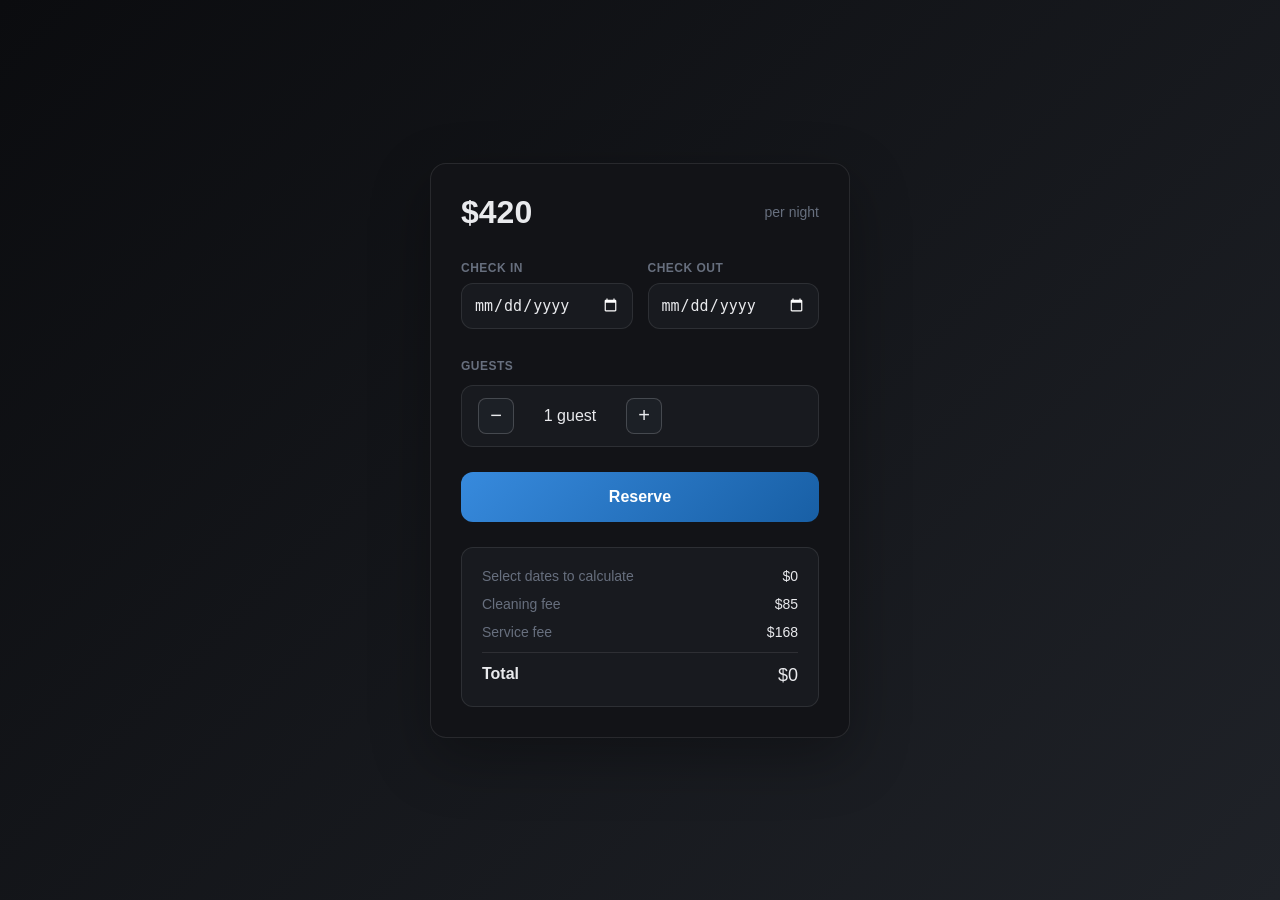
<file: aby.html>
<!DOCTYPE html>
<html lang="en">
<head>
    <meta charset="UTF-8">
    <meta name="viewport" content="width=device-width, initial-scale=1.0">
    <title>Booking Reservation Card</title>
    <style>
        * {
            margin: 0;
            padding: 0;
            box-sizing: border-box;
        }

        body {
            font-family: -apple-system, BlinkMacSystemFont, 'Segoe UI', 'Inter', sans-serif;
            background: linear-gradient(135deg, #0B0C0F 0%, #1F2228 100%);
            min-height: 100vh;
            display: flex;
            align-items: center;
            justify-content: center;
            padding: 20px;
        }

        .card-container {
            background: #121317;
            border-radius: 16px;
            border: 1px solid rgba(233, 234, 237, 0.1);
            padding: 30px;
            width: 100%;
            max-width: 420px;
            box-shadow: 0 20px 60px rgba(0, 0, 0, 0.3);
        }

        .price-header {
            display: flex;
            justify-content: space-between;
            align-items: center;
            margin-bottom: 30px;
        }

        .price-header .price {
            font-size: 32px;
            font-weight: 600;
            color: #e9eaed;
        }

        .price-header .per-night {
            font-size: 14px;
            color: rgb(103, 111, 126);
        }

        .date-section {
            display: flex;
            gap: 15px;
            margin-bottom: 30px;
        }

        .date-input {
            flex: 1;
        }

        .date-input label {
            display: block;
            font-size: 12px;
            color: rgb(103, 111, 126);
            margin-bottom: 8px;
            text-transform: uppercase;
            font-weight: 600;
            letter-spacing: 0.5px;
        }

        .date-input input {
            width: 100%;
            padding: 12px;
            background: rgba(31, 34, 40, 0.5);
            border: 1px solid rgba(233, 234, 237, 0.1);
            border-radius: 12px;
            color: #e9eaed;
            font-size: 15px;
            transition: all 0.3s ease;
        }

        .date-input input:focus {
            outline: none;
            border-color: rgba(233, 234, 237, 0.3);
            background: rgba(31, 34, 40, 0.7);
        }

        .date-input input::-webkit-calendar-picker-indicator {
            filter: invert(1);
            cursor: pointer;
        }

        .guests-section {
            margin-bottom: 25px;
        }

        .guests-section label {
            display: block;
            font-size: 12px;
            color: rgb(103, 111, 126);
            margin-bottom: 12px;
            text-transform: uppercase;
            font-weight: 600;
            letter-spacing: 0.5px;
        }

        .guests-control {
            display: flex;
            align-items: center;
            gap: 16px;
            background: rgba(31, 34, 40, 0.5);
            padding: 12px 16px;
            border-radius: 12px;
            border: 1px solid rgba(233, 234, 237, 0.1);
        }

        .guests-btn {
            width: 36px;
            height: 36px;
            border: 1px solid rgba(233, 234, 237, 0.2);
            background: rgba(31, 34, 40, 0.8);
            border-radius: 8px;
            color: #e9eaed;
            font-size: 20px;
            cursor: pointer;
            display: flex;
            align-items: center;
            justify-content: center;
            transition: all 0.3s ease;
        }

        .guests-btn:hover:not(:disabled) {
            background: rgba(31, 34, 40, 1);
            border-color: rgba(233, 234, 237, 0.3);
        }

        .guests-btn:disabled {
            opacity: 0.4;
            cursor: not-allowed;
        }

        .guests-display {
            font-size: 16px;
            font-weight: 500;
            color: #e9eaed;
            min-width: 80px;
            text-align: center;
        }

        .reserve-btn {
            width: 100%;
            padding: 16px;
            background: linear-gradient(135deg, #378ADD 0%, #185FA5 100%);
            color: white;
            border: none;
            border-radius: 12px;
            font-size: 16px;
            font-weight: 600;
            cursor: pointer;
            margin-bottom: 25px;
            transition: all 0.3s ease;
        }

        .reserve-btn:hover {
            transform: translateY(-2px);
            box-shadow: 0 10px 30px rgba(55, 138, 221, 0.3);
        }

        .reserve-btn:active {
            transform: translateY(0);
        }

        .price-breakdown {
            background: rgba(31, 34, 40, 0.5);
            padding: 20px;
            border-radius: 12px;
            border: 1px solid rgba(233, 234, 237, 0.1);
        }

        .breakdown-row {
            display: flex;
            justify-content: space-between;
            font-size: 14px;
            margin-bottom: 12px;
            color: rgb(103, 111, 126);
        }

        .breakdown-row:last-child {
            margin-bottom: 0;
        }

        .breakdown-row.total {
            border-top: 1px solid rgba(233, 234, 237, 0.1);
            padding-top: 12px;
            margin-top: 12px;
            color: #e9eaed;
            font-weight: 600;
            font-size: 16px;
        }

        .breakdown-row .amount {
            color: #e9eaed;
            font-weight: 500;
        }

        .breakdown-row.total .amount {
            font-size: 18px;
        }
    </style>
</head>
<body>
    <div class="card-container">
        <div class="price-header">
            <span class="price" id="priceDisplay">$420</span>
            <span class="per-night">per night</span>
        </div>

        <div class="date-section">
            <div class="date-input">
                <label>Check in</label>
                <input type="date" id="checkInDate" placeholder="MM/DD/YY">
            </div>
            <div class="date-input">
                <label>Check out</label>
                <input type="date" id="checkOutDate" placeholder="MM/DD/YY">
            </div>
        </div>

        <div class="guests-section">
            <label>Guests</label>
            <div class="guests-control">
                <button class="guests-btn" id="minusBtn">−</button>
                <span class="guests-display" id="guestCount">1 guest</span>
                <button class="guests-btn" id="plusBtn">+</button>
            </div>
        </div>

        <button class="reserve-btn">Reserve</button>

        <div class="price-breakdown">
            <div class="breakdown-row">
                <span id="nightsLabel">Select dates to calculate</span>
                <span class="amount" id="subtotal">$0</span>
            </div>
            <div class="breakdown-row">
                <span>Cleaning fee</span>
                <span class="amount">$85</span>
            </div>
            <div class="breakdown-row">
                <span>Service fee</span>
                <span class="amount">$168</span>
            </div>
            <div class="breakdown-row total">
                <span>Total</span>
                <span class="amount" id="totalPrice">$0</span>
            </div>
        </div>
    </div>

    <script>
        const checkInInput = document.getElementById('checkInDate');
        const checkOutInput = document.getElementById('checkOutDate');
        const guestCountDisplay = document.getElementById('guestCount');
        const minusBtn = document.getElementById('minusBtn');
        const plusBtn = document.getElementById('plusBtn');
        const nightsLabel = document.getElementById('nightsLabel');
        const subtotalDisplay = document.getElementById('subtotal');
        const totalDisplay = document.getElementById('totalPrice');

        const pricePerNight = 420;
        const cleaningFee = 85;
        const serviceFee = 168;
        let guests = 1;

        function calculateNights() {
            const checkIn = checkInInput.value;
            const checkOut = checkOutInput.value;
            
            if (!checkIn || !checkOut) {
                return null;
            }
            
            const checkInDate = new Date(checkIn);
            const checkOutDate = new Date(checkOut);
            const timeDiff = checkOutDate - checkInDate;
            const nights = Math.ceil(timeDiff / (1000 * 60 * 60 * 24));
            return Math.max(1, nights);
        }

        function updateCalculations() {
            const nights = calculateNights();
            
            if (nights === null) {
                nightsLabel.textContent = 'Select dates to calculate';
                subtotalDisplay.textContent = '$0';
                totalDisplay.textContent = '$0';
                return;
            }
            
            const subtotal = pricePerNight * nights;
            const total = subtotal + cleaningFee + serviceFee;
            
            nightsLabel.textContent = `$${pricePerNight} × ${nights} night${nights !== 1 ? 's' : ''}`;
            subtotalDisplay.textContent = `$${subtotal.toLocaleString()}`;
            totalDisplay.textContent = `$${total.toLocaleString()}`;
        }

        function updateGuestCount() {
            guestCountDisplay.textContent = guests + ' guest' + (guests !== 1 ? 's' : '');
        }

        minusBtn.addEventListener('click', () => {
            if (guests > 1) {
                guests--;
                updateGuestCount();
            }
        });

        plusBtn.addEventListener('click', () => {
            if (guests < 10) {
                guests++;
                updateGuestCount();
            }
        });

        checkInInput.addEventListener('change', updateCalculations);
        checkOutInput.addEventListener('change', updateCalculations);

        updateCalculations();
    </script>
</body>
</html>
</file>
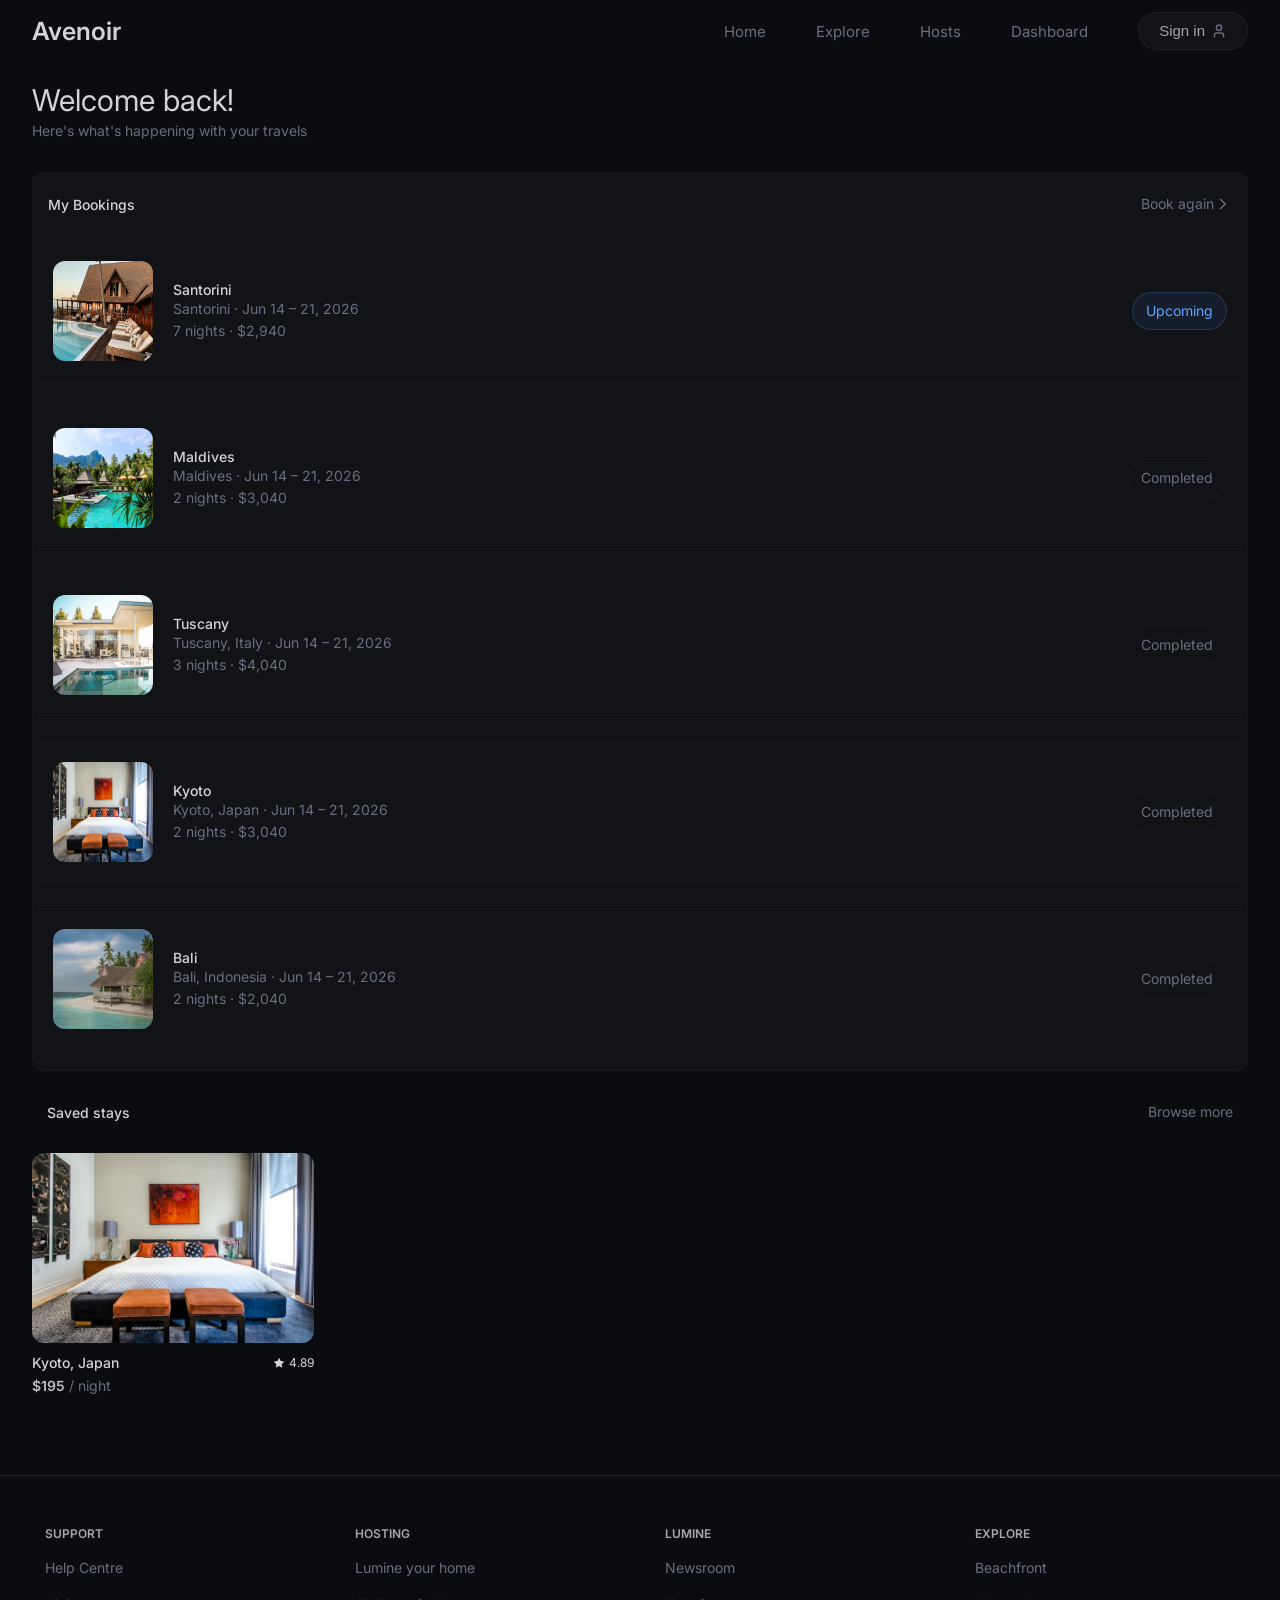
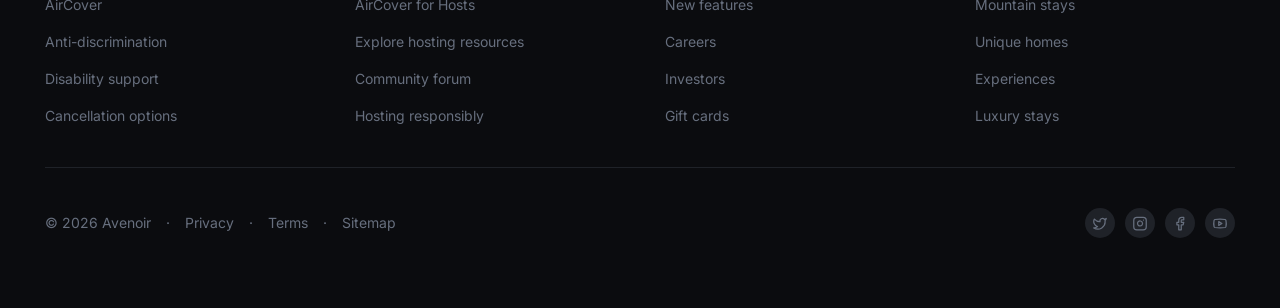
<file: dash.html>
<!DOCTYPE html>
<html lang="en">
<head>
    <meta charset="UTF-8">
    <meta name="viewport" content="width=device-width, initial-scale=1.0">
    <title>Avenoir | Website</title>
    <link rel="preconnect" href="https://fonts.googleapis.com">
    <link rel="preconnect" href="https://fonts.gstatic.com" crossorigin>
    <link href="https://fonts.googleapis.com/css2?family=Cookie&family=Inter:ital,opsz,wght@0,14..32,100..900;1,14..32,100..900&display=swap" rel="stylesheet">
  <link rel="stylesheet" href="style.css">
  <link rel="stylesheet" href="./explore.css">
</head>
<body>
    <header class="nav-header">
        <nav class="navbar-section">

            <a href="./index.html" class="logo-link">
                <h1 class="logo-text">Avenoir</h1>
            </a>
            
            <div class="navbar" id="header-navbar">
                <svg xmlns="http://www.w3.org/2000/svg" class="funnny" viewBox="0 0 640 640"><path d="M96 160C96 142.3 110.3 128 128 128L512 128C529.7 128 544 142.3 544 160C544 177.7 529.7 192 512 192L128 192C110.3 192 96 177.7 96 160zM96 320C96 302.3 110.3 288 128 288L512 288C529.7 288 544 302.3 544 320C544 337.7 529.7 352 512 352L128 352C110.3 352 96 337.7 96 320zM544 480C544 497.7 529.7 512 512 512L128 512C110.3 512 96 497.7 96 480C96 462.3 110.3 448 128 448L512 448C529.7 448 544 462.3 544 480z"/></svg>
                <!-- <svg xmlns="http://www.w3.org/2000/svg" class="hermes" viewBox="0 0 24 24" fill="none" stroke="currentColor" stroke-width="2" stroke-linecap="round" stroke-linejoin="round" class="lucide lucide-map-pin w-4 h-4 text-white/40 flex-shrink-0"></svg> -->
                <ul class="list-items">
                    <svg xmlns="http://www.w3.org/2000/svg" class="funy" viewBox="0 0 640 640"><path d="M504.6 148.5C515.9 134.9 514.1 114.7 500.5 103.4C486.9 92.1 466.7 93.9 455.4 107.5L320 270L184.6 107.5C173.3 93.9 153.1 92.1 139.5 103.4C125.9 114.7 124.1 134.9 135.4 148.5L278.3 320L135.4 491.5C124.1 505.1 125.9 525.3 139.5 536.6C153.1 547.9 173.3 546.1 184.6 532.5L320 370L455.4 532.5C466.7 546.1 486.9 547.9 500.5 536.6C514.1 525.3 515.9 505.1 504.6 491.5L361.7 320L504.6 148.5z"/></svg>
                    <li class="list-option">
                        <a href="./index.html" class="nav-link">Home</a>
                    </li>
                    <li class="list-option">
                        <a href="./explore.html" class="nav-link">Explore </a>
                    </li>
                    <li class="list-option">
                        <a href="./props.html" class="nav-link">Hosts</a>
                    </li>
                    <li class="list-option">
                        <a href="./dash.html" class="nav-link active">Dashboard</a>
                    </li>
                </ul>

                <button class="signUp_btn">
                    Sign in
                    <svg xmlns="http://www.w3.org/2000/svg" width="16" height="16" viewBox="0 0 24 24" fill="none" stroke="currentColor" stroke-width="2" stroke-linecap="round" stroke-linejoin="round" class="lucide lucide-user w-3.5 h-3.5 text-muted-foreground">
                        <path d="M19 21v-2a4 4 0 0 0-4-4H9a4 4 0 0 0-4 4v2"></path>
                        <circle cx="12" cy="7" r="4"></circle>
                    </svg>
                </button>
            </div>
        </nav>
    </header>

    

    <section class="section">
        <div class="section__inner">
            <div class="section__heading">
                <h2 class="section__title">Welcome back!</h2>
                <p class="text--md">Here's what's happening with your travels</p>
            </div>
            <div class="dashboard">
                <div class="dashboard__header">
                    <p class="card__location">My Bookings</p>
                    <a href="./explore.html" class="">
                        <p class="text--md">Book again <svg xmlns="http://www.w3.org/2000/svg" width="18" height="18" viewBox="0 0 24 24" fill="none" stroke="currentColor" stroke-width="2" stroke-linecap="round" stroke-linejoin="round" class="lucide lucide-chevron-right w-3 h-3"><path d="m9 18 6-6-6-6"></path></svg></p>
                    </a>
                </div>
                <div class="booking-card">
                    <div class="booking-card__content">
                        <img src="./images/hero-bg.jpg" alt="" class="">
                        <div class="feature__content">
                            <p class="card__location">Santorini</p>
                            <p class="text--md">Santorini · Jun 14 – 21, 2026</p>
                            <p class="text--md">7 nights · $2,940</p>
                        </div>
                    </div>
                    <dv class="booking-card__status">
                        <p class="text--md">Upcoming</p>
                    </dv>
                </div>

                <div class="booking-card">
                    <div class="booking-card__content">
                        <img src="./images/house-two.png" alt="" class="">
                        <div class="feature__content">
                            <p class="card__location">Maldives</p>
                            <p class="text--md">Maldives · Jun 14 – 21, 2026</p>
                            <p class="text--md">2 nights · $3,040</p>
                        </div>
                    </div>
                    <dv class="booking-card__status">
                        <p class="text--md complete">Completed</p>
                    </dv>
                </div>

                <div class="booking-card">
                    <div class="booking-card__content">
                        <img src="./images/house-three.png" alt="" class="">
                        <div class="feature__content">
                            <p class="card__location">Tuscany</p>
                            <p class="text--md">Tuscany, Italy · Jun 14 – 21, 2026</p>
                            <p class="text--md">3 nights · $4,040</p>
                        </div>
                    </div>
                    <dv class="booking-card__status">
                        <p class="text--md complete">Completed</p>
                    </dv>
                </div>

                <div class="booking-card">
                    <div class="booking-card__content">
                        <img src="./images/house-four.png" alt="" class="">
                        <div class="feature__content">
                            <p class="card__location">Kyoto</p>
                            <p class="text--md">Kyoto, Japan · Jun 14 – 21, 2026</p>
                            <p class="text--md">2 nights · $3,040</p>
                        </div>
                    </div>
                    <dv class="booking-card__status">
                        <p class="text--md complete">Completed</p>
                    </dv>
                </div>

                <div class="booking-card">
                    <div class="booking-card__content">
                        <img src="./images/house-five.png" alt="" class="">
                        <div class="feature__content">
                            <p class="card__location">Bali</p>
                            <p class="text--md">Bali, Indonesia · Jun 14 – 21, 2026</p>
                            <p class="text--md">2 nights · $2,040</p>
                        </div>
                    </div>
                    <dv class="booking-card__status">
                        <p class="text--md complete">Completed</p>
                    </dv>
                </div>
            </div>

            <div class="dashboard__header">
                <p class="card__location">Saved stays</p>
                <a href="./explore.html" class="">
                    <p class="text--md">Browse more</p>
                </a>
            </div>
            <div class="saved-stays">
                
                    <a href="./explore.html" class="card" data-filter="city">
                        <div class="card__image-wrapper">
                            <img src="./images/house-four.png" alt="">
                        </div>
                        <div class="card__details">
                            <div class="card__details-row">
                                <p class="card__location">Kyoto, Japan</p>
                                <div class="card__rating">
                                    <svg xmlns="http://www.w3.org/2000/svg" width="24" height="24" viewBox="0 0 24 24">
                                        <path d="M11.525 2.295a.53.53 0 0 1 .95 0l2.31 4.679a2.123 2.123 0 0 0 1.595 1.16l5.166.756a.53.53 0 0 1 .294.904l-3.736 3.638a2.123 2.123 0 0 0-.611 1.878l.882 5.14a.53.53 0 0 1-.771.56l-4.618-2.428a2.122 2.122 0 0 0-1.973 0L6.396 21.01a.53.53 0 0 1-.77-.56l.881-5.139a2.122 2.122 0 0 0-.611-1.879L2.16 9.795a.53.53 0 0 1 .294-.906l5.165-.755a2.122 2.122 0 0 0 1.597-1.16z"></path>
                                    </svg>
                                    <span class="text--sm">4.89</span>
                               </div>
                            </div>
                            <p class="card__price">$195 <span>/ night</span></p>
                        </div>
                    </a>
            </div>
        </div>
    </section>

    
     <footer class="footer-section">
        <div class="footer__inner">
            <div class="footer__menu">
                <div class="footer__column">
                    <div class="footer__column-title">
                        <p class="text--sm">Support</p>
                    </div>
                    <a href="./explore.html" class="">
                        <p class="text--md">Help Centre</p>
                    </a>
                    <a href="./explore.html" class="">
                        <p class="text--md">AirCover</p>
                    </a>
                    <a href="./explore.html" class="">
                        <p class="text--md">Anti-discrimination</p>
                    </a>
                    <a href="./explore.html" class="">
                        <p class="text--md">Disability support</p>
                    </a>
                    <a href="./explore.html" class="">
                        <p class="text--md">Cancellation options</p>
                    </a>
                </div>
                <div class="footer__column">
                    <div class="footer__column-title">
                        <p class="text--sm">Hosting</p>
                    </div>
                    <a href="./explore.html" class="">
                        <p class="text--md">Lumine your home</p>
                    </a>
                    <a href="./explore.html" class="">
                        <p class="text--md">AirCover for Hosts</p>
                    </a>
                    <a href="./explore.html" class="">
                        <p class="text--md">Explore hosting resources</p>
                    </a>
                    <a href="./explore.html" class="">
                        <p class="text--md">Community forum</p>
                    </a>
                    <a href="./explore.html" class="">
                        <p class="text--md">Hosting responsibly</p>
                    </a>
                </div>
                <div class="footer__column">
                    <div class="footer__column-title">
                        <p class="text--sm">Lumine</p>
                    </div>
                    <a href="./explore.html" class="">
                        <p class="text--md">Newsroom</p>
                    </a>
                    <a href="./explore.html" class="">
                        <p class="text--md">New features</p>
                    </a>
                    <a href="./explore.html" class="">
                        <p class="text--md">Careers</p>
                    </a>
                    <a href="./explore.html" class="">
                        <p class="text--md">Investors</p>
                    </a>
                    <a href="./explore.html" class="">
                        <p class="text--md">Gift cards</p>
                    </a>
                </div>
                <div class="footer__column">
                    <div class="footer__column-title">
                        <p class="text--sm">Explore</p>
                    </div>
                    <a href="./explore.html" class="">
                        <p class="text--md">Beachfront</p>
                    </a>
                    <a href="./explore.html" class="">
                        <p class="text--md">Mountain stays</p>
                    </a>
                    <a href="./explore.html" class="">
                        <p class="text--md">Unique homes</p>
                    </a>
                    <a href="./explore.html" class="">
                        <p class="text--md">Experiences</p>
                    </a>
                    <a href="./explore.html" class="">
                        <p class="text--md">Luxury stays</p>
                    </a>
                </div>
            </div>
            <div class="second-footer__layer">
                <div class="footer__meta">
                    <p class="text--md">© <span id="year"></span> Avenoir</p>
                    <p class="text--md">·</p>
                    <a href="./index.html" class="">
                        <p class="text--md">Privacy</p>
                    </a>

                    <p class="text--md">·</p>

                    <a href="./index.html" class="">
                        <p class="text--md">Terms</p>
                    </a>
                    <p class="text--md">·</p>

                    <a href="./index.html" class="">
                        <p class="text--md">Sitemap</p>
                    </a>
                </div>
                <div class="footer__social">
                    <a href="#" class="">
                        <svg xmlns="http://www.w3.org/2000/svg" width="24" height="24" viewBox="0 0 24 24" fill="none" stroke="currentColor" stroke-width="2" stroke-linecap="round" stroke-linejoin="round" class="lucide lucide-twitter w-3.5 h-3.5 text-muted-foreground">
                            <path d="M22 4s-.7 2.1-2 3.4c1.6 10-9.4 17.3-18 11.6 2.2.1 4.4-.6 6-2C3 15.5.5 9.6 3 5c2.2 2.6 5.6 4.1 9 4-.9-4.2 4-6.6 7-3.8 1.1 0 3-1.2 3-1.2z"></path>
                        </svg>
                    </a>
                    <a href="#" class="">
                        <svg xmlns="http://www.w3.org/2000/svg" width="24" height="24" viewBox="0 0 24 24" fill="none" stroke="currentColor" stroke-width="2" stroke-linecap="round" stroke-linejoin="round" class="lucide lucide-instagram w-3.5 h-3.5 text-muted-foreground">
                            <rect width="20" height="20" x="2" y="2" rx="5" ry="5"></rect>
                            <path d="M16 11.37A4 4 0 1 1 12.63 8 4 4 0 0 1 16 11.37z"></path>
                            <line x1="17.5" x2="17.51" y1="6.5" y2="6.5"></line>
                        </svg>
                    </a>
                    <a href="#" class="">
                        <svg xmlns="http://www.w3.org/2000/svg" width="24" height="24" viewBox="0 0 24 24" fill="none" stroke="currentColor" stroke-width="2" stroke-linecap="round" stroke-linejoin="round" class="lucide lucide-facebook w-3.5 h-3.5 text-muted-foreground">
                            <path d="M18 2h-3a5 5 0 0 0-5 5v3H7v4h3v8h4v-8h3l1-4h-4V7a1 1 0 0 1 1-1h3z"></path>
                        </svg>
                    </a>
                    <a href="#" class="">
                        <svg xmlns="http://www.w3.org/2000/svg" width="24" height="24" viewBox="0 0 24 24" fill="none" stroke="currentColor" stroke-width="2" stroke-linecap="round" stroke-linejoin="round" class="lucide lucide-youtube w-3.5 h-3.5 text-muted-foreground">
                            <path d="M2.5 17a24.12 24.12 0 0 1 0-10 2 2 0 0 1 1.4-1.4 49.56 49.56 0 0 1 16.2 0A2 2 0 0 1 21.5 7a24.12 24.12 0 0 1 0 10 2 2 0 0 1-1.4 1.4 49.55 49.55 0 0 1-16.2 0A2 2 0 0 1 2.5 17"></path>
                            <path d="m10 15 5-3-5-3z"></path>
                        </svg>
                    </a>
                </div>
            </div>
        </div>
    </footer>


    <script src="main.js">
    </script>
</body>
</html>
</file>
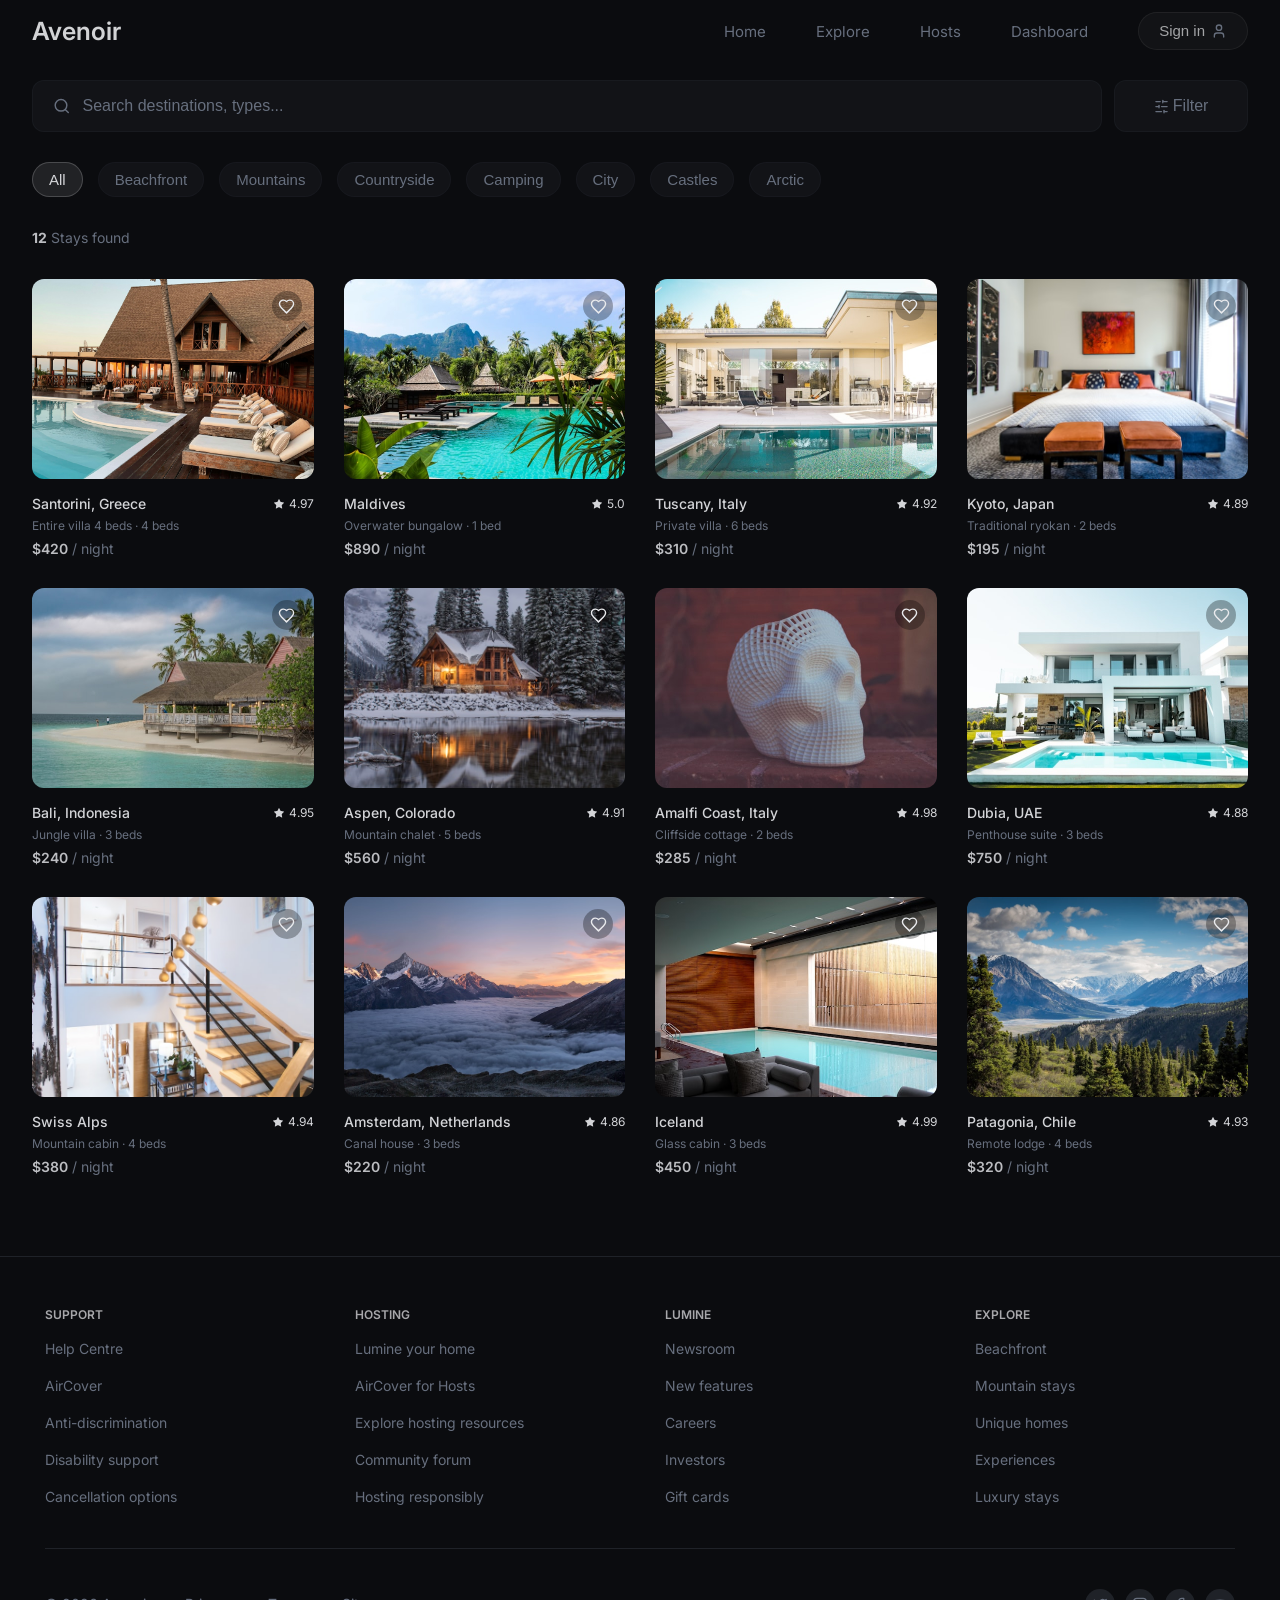
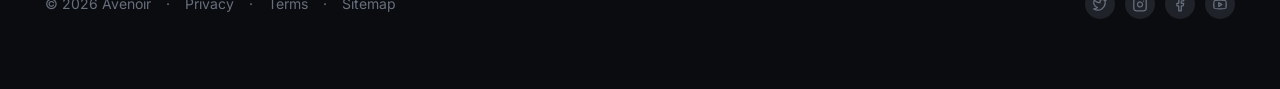
<file: explore.html>
<!DOCTYPE html>
<html lang="en">
<head>
    <meta charset="UTF-8">
    <meta name="viewport" content="width=device-width, initial-scale=1.0">
    <title>Avenoir | Website</title>
    <link rel="preconnect" href="https://fonts.googleapis.com">
    <link rel="preconnect" href="https://fonts.gstatic.com" crossorigin>
    <link href="https://fonts.googleapis.com/css2?family=Cookie&family=Inter:ital,opsz,wght@0,14..32,100..900;1,14..32,100..900&display=swap" rel="stylesheet">
  <link rel="stylesheet" href="style.css">
  <link rel="stylesheet" href="./explore.css">
</head>
<body>

    <header class="nav-header">
        <nav class="navbar-section">

            <a href="./index.html" class="logo-link">
                <h1 class="logo-text">Avenoir</h1>
            </a>
            
            <div class="navbar" id="header-navbar">
                <svg xmlns="http://www.w3.org/2000/svg" class="funnny" viewBox="0 0 640 640"><path d="M96 160C96 142.3 110.3 128 128 128L512 128C529.7 128 544 142.3 544 160C544 177.7 529.7 192 512 192L128 192C110.3 192 96 177.7 96 160zM96 320C96 302.3 110.3 288 128 288L512 288C529.7 288 544 302.3 544 320C544 337.7 529.7 352 512 352L128 352C110.3 352 96 337.7 96 320zM544 480C544 497.7 529.7 512 512 512L128 512C110.3 512 96 497.7 96 480C96 462.3 110.3 448 128 448L512 448C529.7 448 544 462.3 544 480z"/></svg>
                <!-- <svg xmlns="http://www.w3.org/2000/svg" class="hermes" viewBox="0 0 24 24" fill="none" stroke="currentColor" stroke-width="2" stroke-linecap="round" stroke-linejoin="round" class="lucide lucide-map-pin w-4 h-4 text-white/40 flex-shrink-0"></svg> -->
                <ul class="list-items">
                    <svg xmlns="http://www.w3.org/2000/svg" class="funy" viewBox="0 0 640 640"><path d="M504.6 148.5C515.9 134.9 514.1 114.7 500.5 103.4C486.9 92.1 466.7 93.9 455.4 107.5L320 270L184.6 107.5C173.3 93.9 153.1 92.1 139.5 103.4C125.9 114.7 124.1 134.9 135.4 148.5L278.3 320L135.4 491.5C124.1 505.1 125.9 525.3 139.5 536.6C153.1 547.9 173.3 546.1 184.6 532.5L320 370L455.4 532.5C466.7 546.1 486.9 547.9 500.5 536.6C514.1 525.3 515.9 505.1 504.6 491.5L361.7 320L504.6 148.5z"/></svg>
                    <li class="list-option">
                        <a href="./index.html" class="nav-link">Home</a>
                    </li>
                    <li class="list-option">
                        <a href="./explore.html" class="nav-link active">Explore </a>
                    </li>
                    <li class="list-option">
                        <a href="./props.html" class="nav-link">Hosts</a>
                    </li>
                    <li class="list-option">
                        <a href="./dash.html" class="nav-link">Dashboard</a>
                    </li>
                </ul>

                <button class="signUp_btn">
                    Sign in
                    <svg xmlns="http://www.w3.org/2000/svg" width="16" height="16" viewBox="0 0 24 24" fill="none" stroke="currentColor" stroke-width="2" stroke-linecap="round" stroke-linejoin="round" class="lucide lucide-user w-3.5 h-3.5 text-muted-foreground">
                        <path d="M19 21v-2a4 4 0 0 0-4-4H9a4 4 0 0 0-4 4v2"></path>
                        <circle cx="12" cy="7" r="4"></circle>
                    </svg>
                </button>
            </div>
        </nav>
    </header>




    <section class="section">
        <div class="section__inner">
            <div class="seacrhc_filter">
                <div class="search__btn">
                    <svg xmlns="http://www.w3.org/2000/svg" width="18" height="18" viewBox="0 0 24 24" fill="none" stroke="currentColor" stroke-width="2" stroke-linecap="round" stroke-linejoin="round" class="lucide lucide-search absolute left-4 top-1/2 -translate-y-1/2 w-4 h-4 text-muted-foreground">
                        <circle cx="11" cy="11" r="8"></circle>
                        <path d="m21 21-4.3-4.3"></path>
                    </svg>
                    <input type="text" name="search" id="searchInput" placeholder="Search destinations, types...">
                </div>
                <button class="filter">
                    <svg xmlns="http://www.w3.org/2000/svg" width="15" height="15" viewBox="0 0 24 24" fill="none" stroke="currentColor" stroke-width="2" stroke-linecap="round" stroke-linejoin="round" class="lucide lucide-sliders-horizontal w-4 h-4">
                        <line x1="21" x2="14" y1="4" y2="4"></line>
                        <line x1="10" x2="3" y1="4" y2="4"></line>
                        <line x1="21" x2="12" y1="12" y2="12"></line>
                        <line x1="8" x2="3" y1="12" y2="12"></line>
                        <line x1="21" x2="16" y1="20" y2="20"></line>
                        <line x1="12" x2="3" y1="20" y2="20"></line>
                        <line x1="14" x2="14" y1="2" y2="6"></line>
                        <line x1="8" x2="8" y1="10" y2="14"></line>
                        <line x1="16" x2="16" y1="18" y2="22"></line>
                    </svg>
                    Filter
                </button>
            </div>
            <div class="filters" id="filters">
                <button class="filter-btn active" data-filter="all">All</button>
                <button class="filter-btn" data-filter="beachfront">Beachfront</button>
                <button class="filter-btn" data-filter="mountains">Mountains</button>
                <button class="filter-btn" data-filter="countryside">Countryside</button>
                <button class="filter-btn" data-filter="camping">Camping</button>
                <button class="filter-btn" data-filter="city">City</button>
                <button class="filter-btn" data-filter="castles">Castles</button>
                <button class="filter-btn" data-filter="arctic">Arctic</button>

            </div>

            <p class="text--md"><span class="bold-txt" id="stayCount">12</span> Stays found</p>

            <div id="featured-grid" class="section__grid">
                <a href="./props.html" class="card" data-filter="beachfront">
                    <div class="card__image-wrapper">
                        <button class="love_btn">
                            <svg xmlns="http://www.w3.org/2000/svg" width="24" height="24" viewBox="0 0 24 24" fill="none" stroke="currentColor" stroke-width="2" stroke-linecap="round" stroke-linejoin="round" class="lucide lucide-heart w-4 h-4 transition-colors stroke-white">
                                <path d="M19 14c1.49-1.46 3-3.21 3-5.5A5.5 5.5 0 0 0 16.5 3c-1.76 0-3 .5-4.5 2-1.5-1.5-2.74-2-4.5-2A5.5 5.5 0 0 0 2 8.5c0 2.3 1.5 4.05 3 5.5l7 7Z"></path>
                            </svg>
                        </button>
                        <img src="./images/hero-bg.jpg" class="image" alt="">
                    </div>
                    <div class="card__details">
                        <div class="card__details-row">
                            <p class="card__location">Santorini, Greece</p>
                            <div class="card__rating">
                                <svg xmlns="http://www.w3.org/2000/svg" width="24" height="24" viewBox="0 0 24 24">
                                    <path d="M11.525 2.295a.53.53 0 0 1 .95 0l2.31 4.679a2.123 2.123 0 0 0 1.595 1.16l5.166.756a.53.53 0 0 1 .294.904l-3.736 3.638a2.123 2.123 0 0 0-.611 1.878l.882 5.14a.53.53 0 0 1-.771.56l-4.618-2.428a2.122 2.122 0 0 0-1.973 0L6.396 21.01a.53.53 0 0 1-.77-.56l.881-5.139a2.122 2.122 0 0 0-.611-1.879L2.16 9.795a.53.53 0 0 1 .294-.906l5.165-.755a2.122 2.122 0 0 0 1.597-1.16z"></path>
                                </svg>
                                <span class="">4.97</span>
                            </div>
                        </div>
                        <p class="text--sm">Entire villa 4 beds · 4 beds</p>
                        <p class="card__price">$420 <span>/ night</span></p>
                    </div>
                </a>
                
                <a href="./props.html" class="card" data-filter="beachfront">
                    <div class="card__image-wrapper">
                        <button class="love_btn">
                            <svg xmlns="http://www.w3.org/2000/svg" width="24" height="24" viewBox="0 0 24 24" fill="none" stroke="currentColor" stroke-width="2" stroke-linecap="round" stroke-linejoin="round" class="lucide lucide-heart w-4 h-4 transition-colors stroke-white">
                                <path d="M19 14c1.49-1.46 3-3.21 3-5.5A5.5 5.5 0 0 0 16.5 3c-1.76 0-3 .5-4.5 2-1.5-1.5-2.74-2-4.5-2A5.5 5.5 0 0 0 2 8.5c0 2.3 1.5 4.05 3 5.5l7 7Z"></path>
                            </svg>
                        </button>
                        <img src="./images/house-two.png" alt="">
                    </div>
                    <div class="card__details">
                        <div class="card__details-row">
                            <p class="card__location">Maldives</p>
                            <div class="card__rating">
                                <svg xmlns="http://www.w3.org/2000/svg" width="24" height="24" viewBox="0 0 24 24">
                                    <path d="M11.525 2.295a.53.53 0 0 1 .95 0l2.31 4.679a2.123 2.123 0 0 0 1.595 1.16l5.166.756a.53.53 0 0 1 .294.904l-3.736 3.638a2.123 2.123 0 0 0-.611 1.878l.882 5.14a.53.53 0 0 1-.771.56l-4.618-2.428a2.122 2.122 0 0 0-1.973 0L6.396 21.01a.53.53 0 0 1-.77-.56l.881-5.139a2.122 2.122 0 0 0-.611-1.879L2.16 9.795a.53.53 0 0 1 .294-.906l5.165-.755a2.122 2.122 0 0 0 1.597-1.16z"></path>
                                </svg>
                                <span class="text--sm">5.0</span>
                            </div>
                        </div>
                        <p class="text--sm">Overwater bungalow · 1 bed</p>
                        <p class="card__price">$890 <span>/ night</span></p>
                    </div>
                </a>

                <a href="./props.html" class="card" data-filter="countryside">
                    <div class="card__image-wrapper">
                        <button class="love_btn">
                            <svg xmlns="http://www.w3.org/2000/svg" width="24" height="24" viewBox="0 0 24 24" fill="none" stroke="currentColor" stroke-width="2" stroke-linecap="round" stroke-linejoin="round" class="lucide lucide-heart w-4 h-4 transition-colors stroke-white">
                                <path d="M19 14c1.49-1.46 3-3.21 3-5.5A5.5 5.5 0 0 0 16.5 3c-1.76 0-3 .5-4.5 2-1.5-1.5-2.74-2-4.5-2A5.5 5.5 0 0 0 2 8.5c0 2.3 1.5 4.05 3 5.5l7 7Z"></path>
                            </svg>
                        </button>
                        <img src="./images/house-three.png" alt="">
                    </div>
                    <div class="card__details">
                        <div class="card__details-row">
                            <p class="card__location">Tuscany, Italy</p>
                            <div class="card__rating">
                                <svg xmlns="http://www.w3.org/2000/svg" width="24" height="24" viewBox="0 0 24 24">
                                    <path d="M11.525 2.295a.53.53 0 0 1 .95 0l2.31 4.679a2.123 2.123 0 0 0 1.595 1.16l5.166.756a.53.53 0 0 1 .294.904l-3.736 3.638a2.123 2.123 0 0 0-.611 1.878l.882 5.14a.53.53 0 0 1-.771.56l-4.618-2.428a2.122 2.122 0 0 0-1.973 0L6.396 21.01a.53.53 0 0 1-.77-.56l.881-5.139a2.122 2.122 0 0 0-.611-1.879L2.16 9.795a.53.53 0 0 1 .294-.906l5.165-.755a2.122 2.122 0 0 0 1.597-1.16z"></path>
                                </svg>
                                <span class="text--sm">4.92</span>
                            </div>
                        </div>
                        <p class="text--sm">Private villa · 6 beds</p>
                        <p class="card__price">$310 <span>/ night</span></p>
                    </div>
                </a>

                <a href="./props.html" class="card" data-filter="city">
                    <div class="card__image-wrapper">
                        <button class="love_btn">
                            <svg xmlns="http://www.w3.org/2000/svg" width="24" height="24" viewBox="0 0 24 24" fill="none" stroke="currentColor" stroke-width="2" stroke-linecap="round" stroke-linejoin="round" class="lucide lucide-heart w-4 h-4 transition-colors stroke-white">
                                <path d="M19 14c1.49-1.46 3-3.21 3-5.5A5.5 5.5 0 0 0 16.5 3c-1.76 0-3 .5-4.5 2-1.5-1.5-2.74-2-4.5-2A5.5 5.5 0 0 0 2 8.5c0 2.3 1.5 4.05 3 5.5l7 7Z"></path>
                            </svg>
                        </button>
                        <img src="./images/house-four.png" alt="">
                    </div>
                    <div class="card__details">
                        <div class="card__details-row">
                            <p class="card__location">Kyoto, Japan</p>
                            <div class="card__rating">
                                <svg xmlns="http://www.w3.org/2000/svg" width="24" height="24" viewBox="0 0 24 24">
                                    <path d="M11.525 2.295a.53.53 0 0 1 .95 0l2.31 4.679a2.123 2.123 0 0 0 1.595 1.16l5.166.756a.53.53 0 0 1 .294.904l-3.736 3.638a2.123 2.123 0 0 0-.611 1.878l.882 5.14a.53.53 0 0 1-.771.56l-4.618-2.428a2.122 2.122 0 0 0-1.973 0L6.396 21.01a.53.53 0 0 1-.77-.56l.881-5.139a2.122 2.122 0 0 0-.611-1.879L2.16 9.795a.53.53 0 0 1 .294-.906l5.165-.755a2.122 2.122 0 0 0 1.597-1.16z"></path>
                                </svg>
                                <span class="text--sm">4.89</span>
                            </div>
                        </div>
                        <p class="text--sm">Traditional ryokan · 2 beds</p>
                        <p class="card__price">$195 <span>/ night</span></p>
                    </div>
                </a>

                <a href="./props.html" class="card" data-filter="countryside">
                    <div class="card__image-wrapper">
                        <button class="love_btn">
                            <svg xmlns="http://www.w3.org/2000/svg" width="24" height="24" viewBox="0 0 24 24" fill="none" stroke="currentColor" stroke-width="2" stroke-linecap="round" stroke-linejoin="round" class="lucide lucide-heart w-4 h-4 transition-colors stroke-white">
                                <path d="M19 14c1.49-1.46 3-3.21 3-5.5A5.5 5.5 0 0 0 16.5 3c-1.76 0-3 .5-4.5 2-1.5-1.5-2.74-2-4.5-2A5.5 5.5 0 0 0 2 8.5c0 2.3 1.5 4.05 3 5.5l7 7Z"></path>
                            </svg>
                        </button>
                        <img src="./images/house-five.png" alt="">
                    </div>
                    <div class="card__details">
                        <div class="card__details-row">
                            <p class="card__location">Bali, Indonesia</p>
                            <div class="card__rating">
                                <svg xmlns="http://www.w3.org/2000/svg" width="24" height="24" viewBox="0 0 24 24">
                                    <path d="M11.525 2.295a.53.53 0 0 1 .95 0l2.31 4.679a2.123 2.123 0 0 0 1.595 1.16l5.166.756a.53.53 0 0 1 .294.904l-3.736 3.638a2.123 2.123 0 0 0-.611 1.878l.882 5.14a.53.53 0 0 1-.771.56l-4.618-2.428a2.122 2.122 0 0 0-1.973 0L6.396 21.01a.53.53 0 0 1-.77-.56l.881-5.139a2.122 2.122 0 0 0-.611-1.879L2.16 9.795a.53.53 0 0 1 .294-.906l5.165-.755a2.122 2.122 0 0 0 1.597-1.16z"></path>
                                </svg>
                                <span class="text--sm">4.95</span>
                            </div>
                        </div>
                        <p class="text--sm">Jungle villa · 3 beds</p>
                        <p class="card__price">$240 <span>/ night</span></p>
                    </div>
                </a>

                <a href="./props.html" class="card" data-filter="mountains">
                    <div class="card__image-wrapper">
                        <button class="love_btn">
                            <svg xmlns="http://www.w3.org/2000/svg" width="24" height="24" viewBox="0 0 24 24" fill="none" stroke="currentColor" stroke-width="2" stroke-linecap="round" stroke-linejoin="round" class="lucide lucide-heart w-4 h-4 transition-colors stroke-white">
                                <path d="M19 14c1.49-1.46 3-3.21 3-5.5A5.5 5.5 0 0 0 16.5 3c-1.76 0-3 .5-4.5 2-1.5-1.5-2.74-2-4.5-2A5.5 5.5 0 0 0 2 8.5c0 2.3 1.5 4.05 3 5.5l7 7Z"></path>
                            </svg>
                        </button>
                        <img src="./images/house-six.jpg" alt="">
                    </div>
                    <div class="card__details">
                        <div class="card__details-row">
                            <p class="card__location">Aspen, Colorado</p>
                            <div class="card__rating">
                                <svg xmlns="http://www.w3.org/2000/svg" width="24" height="24" viewBox="0 0 24 24">
                                    <path d="M11.525 2.295a.53.53 0 0 1 .95 0l2.31 4.679a2.123 2.123 0 0 0 1.595 1.16l5.166.756a.53.53 0 0 1 .294.904l-3.736 3.638a2.123 2.123 0 0 0-.611 1.878l.882 5.14a.53.53 0 0 1-.771.56l-4.618-2.428a2.122 2.122 0 0 0-1.973 0L6.396 21.01a.53.53 0 0 1-.77-.56l.881-5.139a2.122 2.122 0 0 0-.611-1.879L2.16 9.795a.53.53 0 0 1 .294-.906l5.165-.755a2.122 2.122 0 0 0 1.597-1.16z"></path>
                                </svg>
                                <span class="text--sm">4.91</span>
                            </div>
                        </div>
                        <p class="text--sm">Mountain chalet · 5 beds</p>
                        <p class="card__price">$560 <span>/ night</span></p>
                    </div>
                </a>

                <a href="./props.html" class="card" data-filter="beachfront">
                    <div class="card__image-wrapper">
                        <button class="love_btn">
                            <svg xmlns="http://www.w3.org/2000/svg" width="24" height="24" viewBox="0 0 24 24" fill="none" stroke="currentColor" stroke-width="2" stroke-linecap="round" stroke-linejoin="round" class="lucide lucide-heart w-4 h-4 transition-colors stroke-white">
                                <path d="M19 14c1.49-1.46 3-3.21 3-5.5A5.5 5.5 0 0 0 16.5 3c-1.76 0-3 .5-4.5 2-1.5-1.5-2.74-2-4.5-2A5.5 5.5 0 0 0 2 8.5c0 2.3 1.5 4.05 3 5.5l7 7Z"></path>
                            </svg>
                        </button>
                        <img src="./images/house-seven.png" alt="">
                    </div>
                    <div class="card__details">
                        <div class="card__details-row">
                            <p class="card__location">Amalfi Coast, Italy</p>
                            <div class="card__rating">
                                <svg xmlns="http://www.w3.org/2000/svg" width="24" height="24" viewBox="0 0 24 24">
                                    <path d="M11.525 2.295a.53.53 0 0 1 .95 0l2.31 4.679a2.123 2.123 0 0 0 1.595 1.16l5.166.756a.53.53 0 0 1 .294.904l-3.736 3.638a2.123 2.123 0 0 0-.611 1.878l.882 5.14a.53.53 0 0 1-.771.56l-4.618-2.428a2.122 2.122 0 0 0-1.973 0L6.396 21.01a.53.53 0 0 1-.77-.56l.881-5.139a2.122 2.122 0 0 0-.611-1.879L2.16 9.795a.53.53 0 0 1 .294-.906l5.165-.755a2.122 2.122 0 0 0 1.597-1.16z"></path>
                                </svg>
                                <span class="text--sm">4.98</span>
                            </div>
                        </div>
                        <p class="text--sm">Cliffside cottage · 2 beds</p>
                        <p class="card__price">$285 <span>/ night</span></p>
                    </div>
                </a>

                <a href="./props.html" class="card" data-filter="city">
                    <div class="card__image-wrapper">
                        <button class="love_btn">
                            <svg xmlns="http://www.w3.org/2000/svg" width="24" height="24" viewBox="0 0 24 24" fill="none" stroke="currentColor" stroke-width="2" stroke-linecap="round" stroke-linejoin="round" class="lucide lucide-heart w-4 h-4 transition-colors stroke-white">
                                <path d="M19 14c1.49-1.46 3-3.21 3-5.5A5.5 5.5 0 0 0 16.5 3c-1.76 0-3 .5-4.5 2-1.5-1.5-2.74-2-4.5-2A5.5 5.5 0 0 0 2 8.5c0 2.3 1.5 4.05 3 5.5l7 7Z"></path>
                            </svg>
                        </button>
                        <img src="./images/house-eight.png" alt="">
                    </div>
                    <div class="card__details">
                        <div class="card__details-row">
                            <p class="card__location">Dubia, UAE</p>
                            <div class="card__rating">
                                <svg xmlns="http://www.w3.org/2000/svg" width="24" height="24" viewBox="0 0 24 24">
                                    <path d="M11.525 2.295a.53.53 0 0 1 .95 0l2.31 4.679a2.123 2.123 0 0 0 1.595 1.16l5.166.756a.53.53 0 0 1 .294.904l-3.736 3.638a2.123 2.123 0 0 0-.611 1.878l.882 5.14a.53.53 0 0 1-.771.56l-4.618-2.428a2.122 2.122 0 0 0-1.973 0L6.396 21.01a.53.53 0 0 1-.77-.56l.881-5.139a2.122 2.122 0 0 0-.611-1.879L2.16 9.795a.53.53 0 0 1 .294-.906l5.165-.755a2.122 2.122 0 0 0 1.597-1.16z"></path>
                                </svg>
                                <span class="text--sm">4.88</span>
                            </div>
                        </div>
                        <p class="text--sm">Penthouse suite · 3 beds</p>
                        <p class="card__price">$750 <span>/ night</span></p>
                    </div>
                </a>

                 <a href="./props.html" class="card" data-filter="mountains">
                    <div class="card__image-wrapper">
                        <button class="love_btn">
                            <svg xmlns="http://www.w3.org/2000/svg" width="24" height="24" viewBox="0 0 24 24" fill="none" stroke="currentColor" stroke-width="2" stroke-linecap="round" stroke-linejoin="round" class="lucide lucide-heart w-4 h-4 transition-colors stroke-white">
                                <path d="M19 14c1.49-1.46 3-3.21 3-5.5A5.5 5.5 0 0 0 16.5 3c-1.76 0-3 .5-4.5 2-1.5-1.5-2.74-2-4.5-2A5.5 5.5 0 0 0 2 8.5c0 2.3 1.5 4.05 3 5.5l7 7Z"></path>
                            </svg>
                        </button>
                        <img src="./images/house-ten.jpg" alt="">
                    </div>
                    <div class="card__details">
                        <div class="card__details-row">
                            <p class="card__location">Swiss Alps</p>
                            <div class="card__rating">
                                <svg xmlns="http://www.w3.org/2000/svg" width="24" height="24" viewBox="0 0 24 24">
                                    <path d="M11.525 2.295a.53.53 0 0 1 .95 0l2.31 4.679a2.123 2.123 0 0 0 1.595 1.16l5.166.756a.53.53 0 0 1 .294.904l-3.736 3.638a2.123 2.123 0 0 0-.611 1.878l.882 5.14a.53.53 0 0 1-.771.56l-4.618-2.428a2.122 2.122 0 0 0-1.973 0L6.396 21.01a.53.53 0 0 1-.77-.56l.881-5.139a2.122 2.122 0 0 0-.611-1.879L2.16 9.795a.53.53 0 0 1 .294-.906l5.165-.755a2.122 2.122 0 0 0 1.597-1.16z"></path>
                                </svg>
                                <span class="text--sm">4.94</span>
                            </div>
                        </div>
                        <p class="text--sm">Mountain cabin · 4 beds</p>
                        <p class="card__price">$380 <span>/ night</span></p>
                    </div>
                </a>

                <a href="./props.html" class="card" data-filter="city">
                    <div class="card__image-wrapper">
                        <button class="love_btn">
                            <svg xmlns="http://www.w3.org/2000/svg" width="24" height="24" viewBox="0 0 24 24" fill="none" stroke="currentColor" stroke-width="2" stroke-linecap="round" stroke-linejoin="round" class="lucide lucide-heart w-4 h-4 transition-colors stroke-white">
                                <path d="M19 14c1.49-1.46 3-3.21 3-5.5A5.5 5.5 0 0 0 16.5 3c-1.76 0-3 .5-4.5 2-1.5-1.5-2.74-2-4.5-2A5.5 5.5 0 0 0 2 8.5c0 2.3 1.5 4.05 3 5.5l7 7Z"></path>
                            </svg>
                        </button>
                        <img src="./images/site-one.png" alt="">
                    </div>
                    <div class="card__details">
                        <div class="card__details-row">
                            <p class="card__location">Amsterdam, Netherlands</p>
                            <div class="card__rating">
                                <svg xmlns="http://www.w3.org/2000/svg" width="24" height="24" viewBox="0 0 24 24">
                                    <path d="M11.525 2.295a.53.53 0 0 1 .95 0l2.31 4.679a2.123 2.123 0 0 0 1.595 1.16l5.166.756a.53.53 0 0 1 .294.904l-3.736 3.638a2.123 2.123 0 0 0-.611 1.878l.882 5.14a.53.53 0 0 1-.771.56l-4.618-2.428a2.122 2.122 0 0 0-1.973 0L6.396 21.01a.53.53 0 0 1-.77-.56l.881-5.139a2.122 2.122 0 0 0-.611-1.879L2.16 9.795a.53.53 0 0 1 .294-.906l5.165-.755a2.122 2.122 0 0 0 1.597-1.16z"></path>
                                </svg>
                                <span class="text--sm">4.86</span>
                            </div>
                        </div>
                        <p class="text--sm">Canal house · 3 beds</p>
                        <p class="card__price">$220 <span>/ night</span></p>
                    </div>
                </a>

                <a href="./props.html" class="card" data-filter="arctic">
                    <div class="card__image-wrapper">
                        <button class="love_btn">
                            <svg xmlns="http://www.w3.org/2000/svg" width="24" height="24" viewBox="0 0 24 24" fill="none" stroke="currentColor" stroke-width="2" stroke-linecap="round" stroke-linejoin="round" class="lucide lucide-heart w-4 h-4 transition-colors stroke-white">
                                <path d="M19 14c1.49-1.46 3-3.21 3-5.5A5.5 5.5 0 0 0 16.5 3c-1.76 0-3 .5-4.5 2-1.5-1.5-2.74-2-4.5-2A5.5 5.5 0 0 0 2 8.5c0 2.3 1.5 4.05 3 5.5l7 7Z"></path>
                            </svg>
                        </button>
                        <img src="./images/house-nin.jpg" alt="">
                    </div>
                    <div class="card__details">
                        <div class="card__details-row">
                            <p class="card__location">Iceland</p>
                            <div class="card__rating">
                                <svg xmlns="http://www.w3.org/2000/svg" width="24" height="24" viewBox="0 0 24 24">
                                    <path d="M11.525 2.295a.53.53 0 0 1 .95 0l2.31 4.679a2.123 2.123 0 0 0 1.595 1.16l5.166.756a.53.53 0 0 1 .294.904l-3.736 3.638a2.123 2.123 0 0 0-.611 1.878l.882 5.14a.53.53 0 0 1-.771.56l-4.618-2.428a2.122 2.122 0 0 0-1.973 0L6.396 21.01a.53.53 0 0 1-.77-.56l.881-5.139a2.122 2.122 0 0 0-.611-1.879L2.16 9.795a.53.53 0 0 1 .294-.906l5.165-.755a2.122 2.122 0 0 0 1.597-1.16z"></path>
                                </svg>
                                <span class="text--sm">4.99</span>
                            </div>
                        </div>
                        <p class="text--sm">Glass cabin · 3 beds</p>
                        <p class="card__price">$450 <span>/ night</span></p>
                    </div>
                </a>


                <a href="./props.html" class="card" data-filter="mountains">
                    <div class="card__image-wrapper">
                        <button class="love_btn">
                            <svg xmlns="http://www.w3.org/2000/svg" width="24" height="24" viewBox="0 0 24 24" fill="none" stroke="currentColor" stroke-width="2" stroke-linecap="round" stroke-linejoin="round" class="lucide lucide-heart w-4 h-4 transition-colors stroke-white">
                                <path d="M19 14c1.49-1.46 3-3.21 3-5.5A5.5 5.5 0 0 0 16.5 3c-1.76 0-3 .5-4.5 2-1.5-1.5-2.74-2-4.5-2A5.5 5.5 0 0 0 2 8.5c0 2.3 1.5 4.05 3 5.5l7 7Z"></path>
                            </svg>
                        </button>
                        <img src="./images/site-three.png" alt="">
                    </div>
                    <div class="card__details">
                        <div class="card__details-row">
                            <p class="card__location">Patagonia, Chile</p>
                            <div class="card__rating">
                                <svg xmlns="http://www.w3.org/2000/svg" width="24" height="24" viewBox="0 0 24 24">
                                    <path d="M11.525 2.295a.53.53 0 0 1 .95 0l2.31 4.679a2.123 2.123 0 0 0 1.595 1.16l5.166.756a.53.53 0 0 1 .294.904l-3.736 3.638a2.123 2.123 0 0 0-.611 1.878l.882 5.14a.53.53 0 0 1-.771.56l-4.618-2.428a2.122 2.122 0 0 0-1.973 0L6.396 21.01a.53.53 0 0 1-.77-.56l.881-5.139a2.122 2.122 0 0 0-.611-1.879L2.16 9.795a.53.53 0 0 1 .294-.906l5.165-.755a2.122 2.122 0 0 0 1.597-1.16z"></path>
                                </svg>
                                <span class="text--sm">4.93</span>
                            </div>
                        </div>
                        <p class="text--sm">Remote lodge · 4 beds</p>
                        <p class="card__price">$320 <span>/ night</span></p>
                    </div>
                </a>

            </div>
        </div>
    </section>

    


     <footer class="footer-section">
        <div class="footer__inner">
            <div class="footer__menu">
                <div class="footer__column">
                    <div class="footer__column-title">
                        <p class="text--sm">Support</p>
                    </div>
                    <a href="./explore.html" class="">
                        <p class="text--md">Help Centre</p>
                    </a>
                    <a href="./explore.html" class="">
                        <p class="text--md">AirCover</p>
                    </a>
                    <a href="./explore.html" class="">
                        <p class="text--md">Anti-discrimination</p>
                    </a>
                    <a href="./explore.html" class="">
                        <p class="text--md">Disability support</p>
                    </a>
                    <a href="./explore.html" class="">
                        <p class="text--md">Cancellation options</p>
                    </a>
                </div>
                <div class="footer__column">
                    <div class="footer__column-title">
                        <p class="text--sm">Hosting</p>
                    </div>
                    <a href="./explore.html" class="">
                        <p class="text--md">Lumine your home</p>
                    </a>
                    <a href="./explore.html" class="">
                        <p class="text--md">AirCover for Hosts</p>
                    </a>
                    <a href="./explore.html" class="">
                        <p class="text--md">Explore hosting resources</p>
                    </a>
                    <a href="./explore.html" class="">
                        <p class="text--md">Community forum</p>
                    </a>
                    <a href="./explore.html" class="">
                        <p class="text--md">Hosting responsibly</p>
                    </a>
                </div>
                <div class="footer__column">
                    <div class="footer__column-title">
                        <p class="text--sm">Lumine</p>
                    </div>
                    <a href="./explore.html" class="">
                        <p class="text--md">Newsroom</p>
                    </a>
                    <a href="./explore.html" class="">
                        <p class="text--md">New features</p>
                    </a>
                    <a href="./explore.html" class="">
                        <p class="text--md">Careers</p>
                    </a>
                    <a href="./explore.html" class="">
                        <p class="text--md">Investors</p>
                    </a>
                    <a href="./explore.html" class="">
                        <p class="text--md">Gift cards</p>
                    </a>
                </div>
                <div class="footer__column">
                    <div class="footer__column-title">
                        <p class="text--sm">Explore</p>
                    </div>
                    <a href="./explore.html" class="">
                        <p class="text--md">Beachfront</p>
                    </a>
                    <a href="./explore.html" class="">
                        <p class="text--md">Mountain stays</p>
                    </a>
                    <a href="./explore.html" class="">
                        <p class="text--md">Unique homes</p>
                    </a>
                    <a href="./explore.html" class="">
                        <p class="text--md">Experiences</p>
                    </a>
                    <a href="./explore.html" class="">
                        <p class="text--md">Luxury stays</p>
                    </a>
                </div>
            </div>
            <div class="second-footer__layer">
                <div class="footer__meta">
                    <p class="text--md">© <span id="year"></span> Avenoir</p>
                    <p class="text--md">·</p>
                    <a href="./index.html" class="">
                        <p class="text--md">Privacy</p>
                    </a>

                    <p class="text--md">·</p>

                    <a href="./index.html" class="">
                        <p class="text--md">Terms</p>
                    </a>
                    <p class="text--md">·</p>

                    <a href="./index.html" class="">
                        <p class="text--md">Sitemap</p>
                    </a>
                </div>
                <div class="footer__social">
                    <a href="#" class="">
                        <svg xmlns="http://www.w3.org/2000/svg" width="24" height="24" viewBox="0 0 24 24" fill="none" stroke="currentColor" stroke-width="2" stroke-linecap="round" stroke-linejoin="round" class="lucide lucide-twitter w-3.5 h-3.5 text-muted-foreground">
                            <path d="M22 4s-.7 2.1-2 3.4c1.6 10-9.4 17.3-18 11.6 2.2.1 4.4-.6 6-2C3 15.5.5 9.6 3 5c2.2 2.6 5.6 4.1 9 4-.9-4.2 4-6.6 7-3.8 1.1 0 3-1.2 3-1.2z"></path>
                        </svg>
                    </a>
                    <a href="#" class="">
                        <svg xmlns="http://www.w3.org/2000/svg" width="24" height="24" viewBox="0 0 24 24" fill="none" stroke="currentColor" stroke-width="2" stroke-linecap="round" stroke-linejoin="round" class="lucide lucide-instagram w-3.5 h-3.5 text-muted-foreground">
                            <rect width="20" height="20" x="2" y="2" rx="5" ry="5"></rect>
                            <path d="M16 11.37A4 4 0 1 1 12.63 8 4 4 0 0 1 16 11.37z"></path>
                            <line x1="17.5" x2="17.51" y1="6.5" y2="6.5"></line>
                        </svg>
                    </a>
                    <a href="#" class="">
                        <svg xmlns="http://www.w3.org/2000/svg" width="24" height="24" viewBox="0 0 24 24" fill="none" stroke="currentColor" stroke-width="2" stroke-linecap="round" stroke-linejoin="round" class="lucide lucide-facebook w-3.5 h-3.5 text-muted-foreground">
                            <path d="M18 2h-3a5 5 0 0 0-5 5v3H7v4h3v8h4v-8h3l1-4h-4V7a1 1 0 0 1 1-1h3z"></path>
                        </svg>
                    </a>
                    <a href="#" class="">
                        <svg xmlns="http://www.w3.org/2000/svg" width="24" height="24" viewBox="0 0 24 24" fill="none" stroke="currentColor" stroke-width="2" stroke-linecap="round" stroke-linejoin="round" class="lucide lucide-youtube w-3.5 h-3.5 text-muted-foreground">
                            <path d="M2.5 17a24.12 24.12 0 0 1 0-10 2 2 0 0 1 1.4-1.4 49.56 49.56 0 0 1 16.2 0A2 2 0 0 1 21.5 7a24.12 24.12 0 0 1 0 10 2 2 0 0 1-1.4 1.4 49.55 49.55 0 0 1-16.2 0A2 2 0 0 1 2.5 17"></path>
                            <path d="m10 15 5-3-5-3z"></path>
                        </svg>
                    </a>
                </div>
            </div>
        </div>
    </footer>


    <script src="main.js">
    </script>
</body>
</html>
</file>
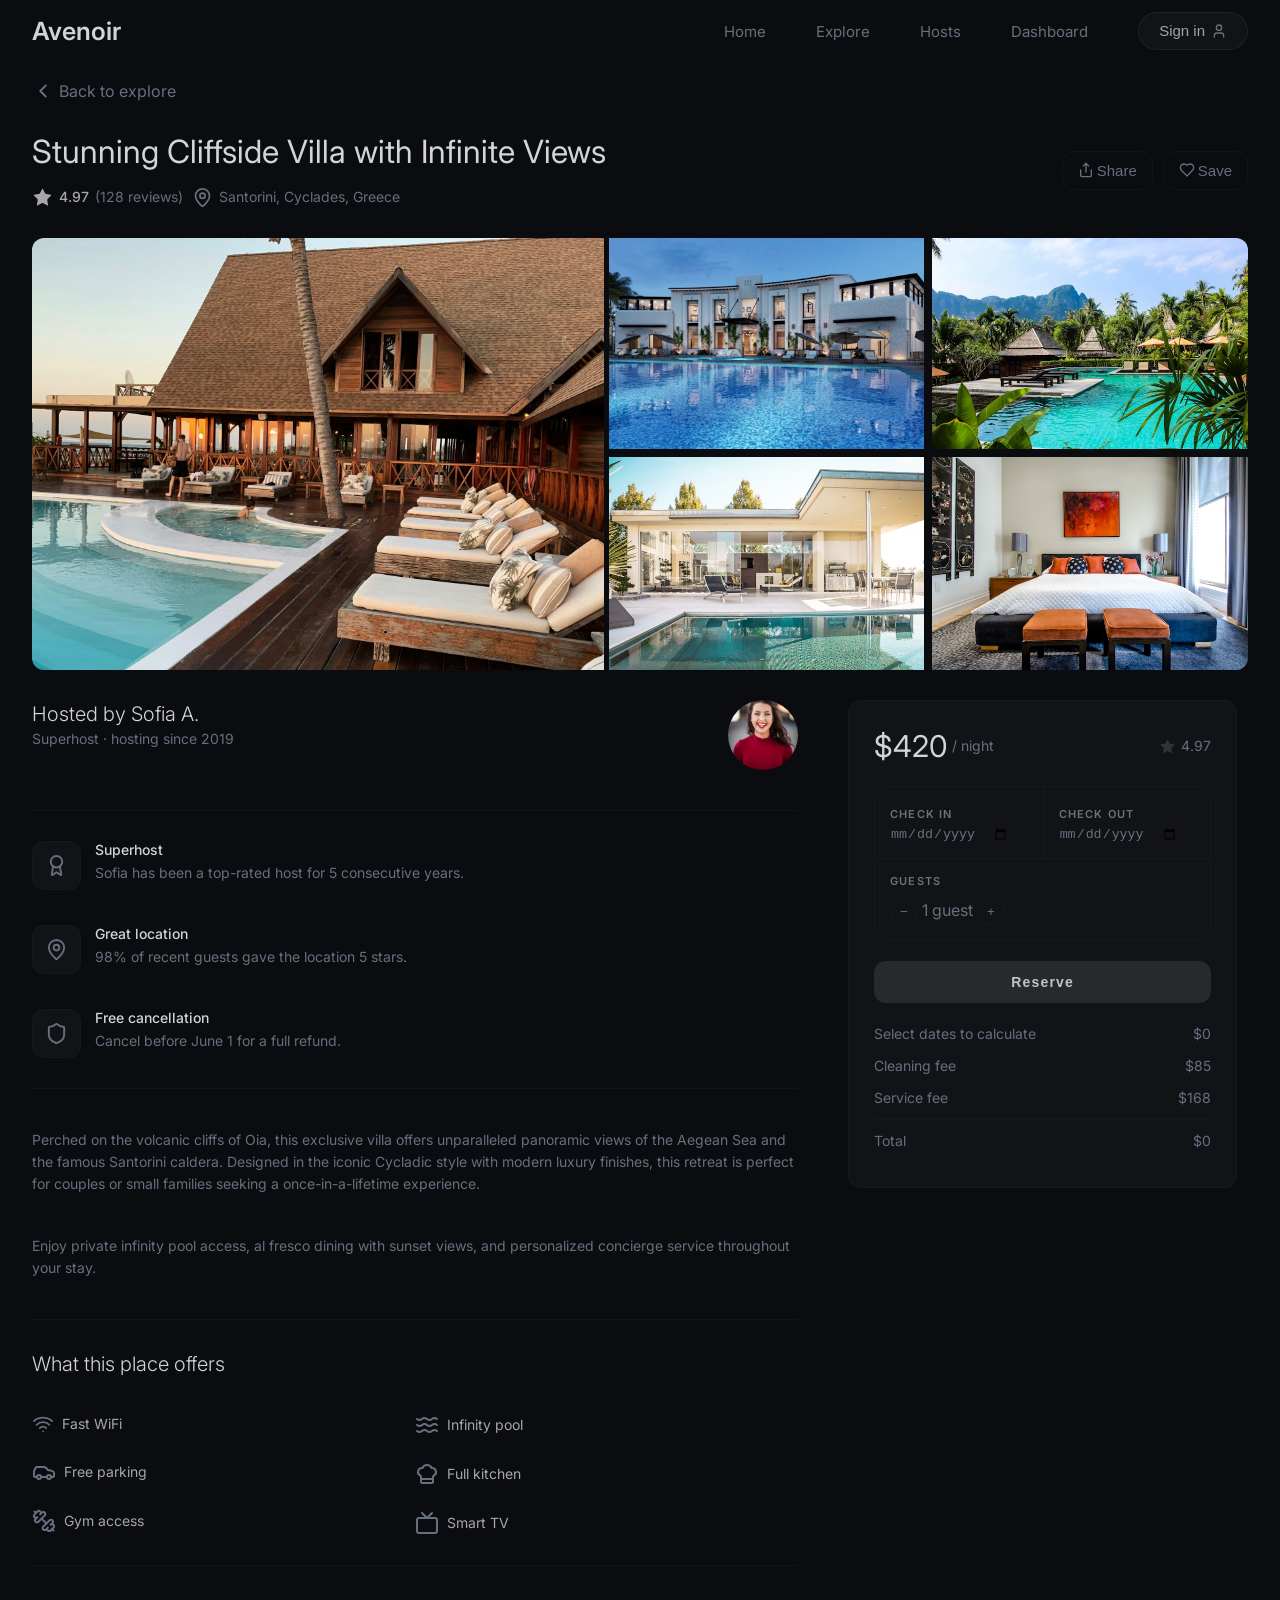
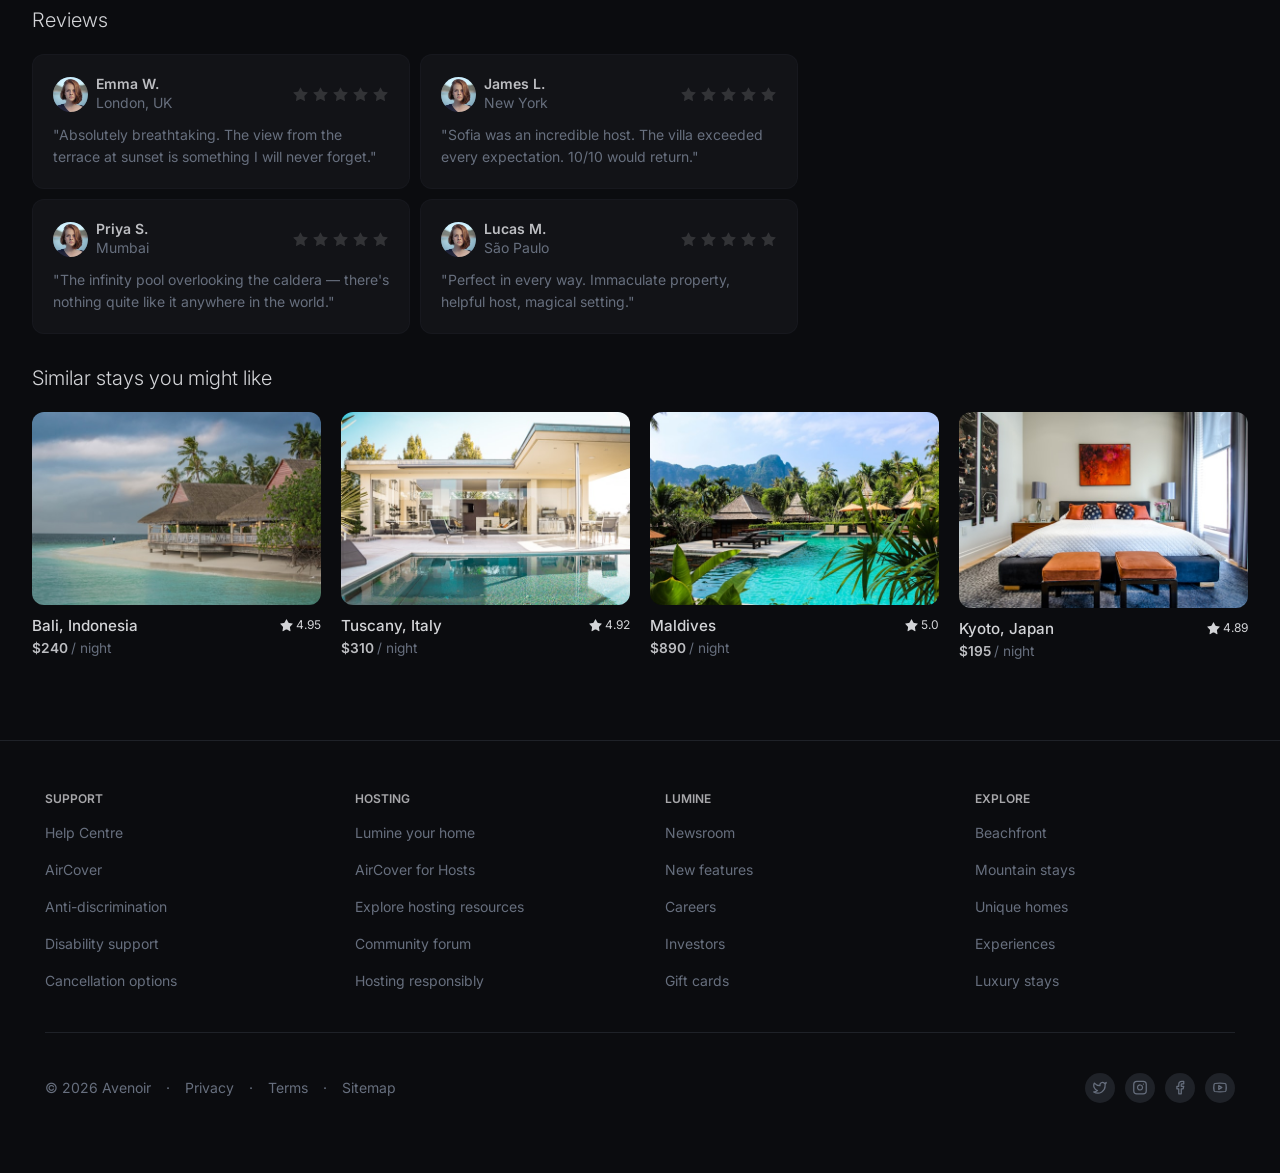
<file: props.html>
<!DOCTYPE html>
<html lang="en">
<head>
    <meta charset="UTF-8">
    <meta name="viewport" content="width=device-width, initial-scale=1.0">
    <title>Avenoir | Website</title>
    <link rel="preconnect" href="https://fonts.googleapis.com">
    <link rel="preconnect" href="https://fonts.gstatic.com" crossorigin>
    <link href="https://fonts.googleapis.com/css2?family=Cookie&family=Inter:ital,opsz,wght@0,14..32,100..900;1,14..32,100..900&display=swap" rel="stylesheet">
  <link rel="stylesheet" href="style.css">
  <link rel="stylesheet" href="./explore.css">
</head>
<body>
    <header class="nav-header">
        <nav class="navbar-section">

            <a href="./index.html" class="logo-link">
                <h1 class="logo-text">Avenoir</h1>
            </a>
            
            <div class="navbar" id="header-navbar">
                <svg xmlns="http://www.w3.org/2000/svg" class="funnny" viewBox="0 0 640 640"><path d="M96 160C96 142.3 110.3 128 128 128L512 128C529.7 128 544 142.3 544 160C544 177.7 529.7 192 512 192L128 192C110.3 192 96 177.7 96 160zM96 320C96 302.3 110.3 288 128 288L512 288C529.7 288 544 302.3 544 320C544 337.7 529.7 352 512 352L128 352C110.3 352 96 337.7 96 320zM544 480C544 497.7 529.7 512 512 512L128 512C110.3 512 96 497.7 96 480C96 462.3 110.3 448 128 448L512 448C529.7 448 544 462.3 544 480z"/></svg>

                <ul class="list-items">
                    <svg xmlns="http://www.w3.org/2000/svg" class="funy" viewBox="0 0 640 640"><path d="M504.6 148.5C515.9 134.9 514.1 114.7 500.5 103.4C486.9 92.1 466.7 93.9 455.4 107.5L320 270L184.6 107.5C173.3 93.9 153.1 92.1 139.5 103.4C125.9 114.7 124.1 134.9 135.4 148.5L278.3 320L135.4 491.5C124.1 505.1 125.9 525.3 139.5 536.6C153.1 547.9 173.3 546.1 184.6 532.5L320 370L455.4 532.5C466.7 546.1 486.9 547.9 500.5 536.6C514.1 525.3 515.9 505.1 504.6 491.5L361.7 320L504.6 148.5z"/></svg>
                    <li class="list-option">
                        <a href="./index.html" class="nav-link">Home</a>
                    </li>
                    <li class="list-option">
                        <a href="./explore.html" class="nav-link">Explore </a>
                    </li>
                    <li class="list-option">
                        <a href="./props.html" class="nav-link active">Hosts</a>
                    </li>
                    <li class="list-option">
                        <a href="./dash.html" class="nav-link">Dashboard</a>
                    </li>
                </ul>

                <button class="signUp_btn">
                    Sign in
                    <svg xmlns="http://www.w3.org/2000/svg" width="16" height="16" viewBox="0 0 24 24" fill="none" stroke="currentColor" stroke-width="2" stroke-linecap="round" stroke-linejoin="round" class="lucide lucide-user w-3.5 h-3.5 text-muted-foreground">
                        <path d="M19 21v-2a4 4 0 0 0-4-4H9a4 4 0 0 0-4 4v2"></path>
                        <circle cx="12" cy="7" r="4"></circle>
                    </svg>
                </button>
            </div>
        </nav>
    </header>

    <section class="section">
        <div class="section__inner">
            <a href="./explore.html" class="back-btn"><svg xmlns="http://www.w3.org/2000/svg" width="22" height="22" viewBox="0 0 24 24" fill="none" stroke="currentColor" stroke-width="2" stroke-linecap="round" stroke-linejoin="round" class="lucide lucide-chevron-left w-4 h-4"><path d="m15 18-6-6 6-6"></path></svg> Back to explore</a>
            <div class="views">
                <div class="vw">
                    <h2 class="inner-header">Stunning Cliffside Villa with Infinite Views</h2>

                    <div class="para">
                        <p class="text--md">
                            <svg xmlns="http://www.w3.org/2000/svg" width="21" height="21" viewBox="0 0 24 24" fill="rgba(233, 234, 237, 0.7)">
                                <path d="M11.525 2.295a.53.53 0 0 1 .95 0l2.31 4.679a2.123 2.123 0 0 0 1.595 1.16l5.166.756a.53.53 0 0 1 .294.904l-3.736 3.638a2.123 2.123 0 0 0-.611 1.878l.882 5.14a.53.53 0 0 1-.771.56l-4.618-2.428a2.122 2.122 0 0 0-1.973 0L6.396 21.01a.53.53 0 0 1-.77-.56l.881-5.139a2.122 2.122 0 0 0-.611-1.879L2.16 9.795a.53.53 0 0 1 .294-.906l5.165-.755a2.122 2.122 0 0 0 1.597-1.16z"></path>
                            </svg>
                            <span class="bold">4.97</span> (128 reviews)
                        </p>
                        <p class="text--md">
                            <svg xmlns="http://www.w3.org/2000/svg" width="21" height="21" viewBox="0 0 24 24" fill="none" stroke="currentColor" stroke-width="2" stroke-linecap="round" stroke-linejoin="round" class="lucide lucide-map-pin w-3.5 h-3.5">
                                <path d="M20 10c0 4.993-5.539 10.193-7.399 11.799a1 1 0 0 1-1.202 0C9.539 20.193 4 14.993 4 10a8 8 0 0 1 16 0"></path>
                                <circle cx="12" cy="10" r="3"></circle>
                            </svg>
                            Santorini, Cyclades, Greece
                        </p>
                    </div>
                </div>

                <div class="shre_save">
                    <button class="share__btn">
                        <svg xmlns="http://www.w3.org/2000/svg" width="16" height="16" viewBox="0 0 24 24" fill="none" stroke="currentColor" stroke-width="2" stroke-linecap="round" stroke-linejoin="round" class="lucide lucide-share w-4 h-4">
                            <path d="M4 12v8a2 2 0 0 0 2 2h12a2 2 0 0 0 2-2v-8"></path>
                            <polyline points="16 6 12 2 8 6"></polyline>
                            <line x1="12" x2="12" y1="2" y2="15"></line>
                        </svg>
                         Share
                    </button>

                    <button class="share__btn">
                        <svg xmlns="http://www.w3.org/2000/svg" width="16" height="16" viewBox="0 0 24 24" fill="none" stroke="currentColor" stroke-width="2" stroke-linecap="round" stroke-linejoin="round" class="lucide lucide-heart w-4 h-4 text-muted-foreground">
                            <path d="M19 14c1.49-1.46 3-3.21 3-5.5A5.5 5.5 0 0 0 16.5 3c-1.76 0-3 .5-4.5 2-1.5-1.5-2.74-2-4.5-2A5.5 5.5 0 0 0 2 8.5c0 2.3 1.5 4.05 3 5.5l7 7Z"></path>
                        </svg>
                        Save
                    </button>
                </div>
            </div>
            <div class="griddy">
                <img class="griddy_one" src="./images/hero-bg.jpg" alt="">
                <div class="griddhdh">
                    <img src="/images/classy.png" alt="">
                    <img src="./images/house-two.png" alt="">
                    <img src="./images/house-three.png" alt="">
                    <img src="./images/house-four.png" alt="">
                </div>
            </div>
            <div class="grid_text">

                <div class="double-text">
                    <div class="headign-grid">
                        <div class="texting-fr">
                            <h2 class="inner-doings">Hosted by Sofia A.</h2>
                            <p class="text--md">Superhost · hosting since 2019</p>
                        </div>
                        <img src="./images/photo-two.jpg" alt="">
                    </div>
    
                    <div class="loveej">
                        <div class="loys">
                            <div class="svg-loya">
                                <svg xmlns="http://www.w3.org/2000/svg" width="23" height="23" viewBox="0 0 24 24" fill="none" stroke="currentColor" stroke-width="2" stroke-linecap="round" stroke-linejoin="round" class="lucide lucide-award w-5 h-5 text-muted-foreground">
                                    <path d="m15.477 12.89 1.515 8.526a.5.5 0 0 1-.81.47l-3.58-2.687a1 1 0 0 0-1.197 0l-3.586 2.686a.5.5 0 0 1-.81-.469l1.514-8.526"></path>
                                    <circle cx="12" cy="8" r="6"></circle>
                                </svg>
                            </div>
                            <div class="lodd">
                                <p class="card__location">Superhost</p>
                                <p class="text--md">Sofia has been a top-rated host for 5 consecutive years.</p>
                            </div>
                        </div>
    
                        <div class="loys">
                            <div class="svg-loya">
                                <svg xmlns="http://www.w3.org/2000/svg" width="23" height="23" viewBox="0 0 24 24" fill="none" stroke="currentColor" stroke-width="2" stroke-linecap="round" stroke-linejoin="round" class="lucide lucide-map-pin w-5 h-5 text-muted-foreground">
                                    <path d="M20 10c0 4.993-5.539 10.193-7.399 11.799a1 1 0 0 1-1.202 0C9.539 20.193 4 14.993 4 10a8 8 0 0 1 16 0"></path>
                                    <circle cx="12" cy="10" r="3"></circle>
                                </svg>
                            </div>
                            <div class="lodd">
                                <p class="card__location">Great location</p>
                                <p class="text--md">98% of recent guests gave the location 5 stars.</p>
                            </div>
                        </div>
    
                        <div class="loys">
                            <div class="svg-loya">
                                <svg xmlns="http://www.w3.org/2000/svg" width="23" height="23" viewBox="0 0 24 24" fill="none" stroke="currentColor" stroke-width="2" stroke-linecap="round" stroke-linejoin="round" class="lucide lucide-shield w-5 h-5 text-muted-foreground">
                                    <path d="M20 13c0 5-3.5 7.5-7.66 8.95a1 1 0 0 1-.67-.01C7.5 20.5 4 18 4 13V6a1 1 0 0 1 1-1c2 0 4.5-1.2 6.24-2.72a1.17 1.17 0 0 1 1.52 0C14.51 3.81 17 5 19 5a1 1 0 0 1 1 1z"></path>
                                </svg>
                            </div>
                            <div class="lodd">
                                <p class="card__location">Free cancellation</p>
                                <p class="text--md">Cancel before June 1 for a full refund.</p>
                            </div>
                        </div>
    
                    </div>
    
                    <p class="text--md">Perched on the volcanic cliffs of Oia, this exclusive villa offers unparalleled panoramic views of the Aegean Sea and the famous Santorini caldera. Designed in the iconic Cycladic style with modern luxury finishes, this retreat is perfect for couples or small families seeking a once-in-a-lifetime experience.</p>
    
                    <p class="text--md">Enjoy private infinity pool access, al fresco dining with sunset views, and personalized concierge service throughout your stay.</p>
    
                    <div class="loveej">
                        <h2 class="inner-doings">What this place offers</h2>
                        <div class="felxing">
                            <div class="fl-one">
                                <div class="props_svg">
                                    <svg xmlns="http://www.w3.org/2000/svg" width="22" height="22" viewBox="0 0 24 24" fill="none" stroke="currentColor" stroke-width="2" stroke-linecap="round" stroke-linejoin="round" class="lucide lucide-wifi w-5 h-5 text-muted-foreground">
                                        <path d="M12 20h.01"></path>
                                        <path d="M2 8.82a15 15 0 0 1 20 0"></path>
                                        <path d="M5 12.859a10 10 0 0 1 14 0"></path>
                                        <path d="M8.5 16.429a5 5 0 0 1 7 0"></path>
                                    </svg>
                                    <p class="text--md">Fast WiFi</p>
                                </div>
                                <div class="props_svg">
                                    <svg xmlns="http://www.w3.org/2000/svg" width="24" height="24" viewBox="0 0 24 24" fill="none" stroke="currentColor" stroke-width="2" stroke-linecap="round" stroke-linejoin="round" class="lucide lucide-car w-5 h-5 text-muted-foreground">
                                        <path d="M19 17h2c.6 0 1-.4 1-1v-3c0-.9-.7-1.7-1.5-1.9C18.7 10.6 16 10 16 10s-1.3-1.4-2.2-2.3c-.5-.4-1.1-.7-1.8-.7H5c-.6 0-1.1.4-1.4.9l-1.4 2.9A3.7 3.7 0 0 0 2 12v4c0 .6.4 1 1 1h2"></path>
                                        <circle cx="7" cy="17" r="2"></circle>
                                        <path d="M9 17h6"></path>
                                        <circle cx="17" cy="17" r="2"></circle>
                                    </svg>
                                    <p class="text--md">Free parking</p>
                                </div>
                                <div class="props_svg">
                                    <svg xmlns="http://www.w3.org/2000/svg" width="24" height="24" viewBox="0 0 24 24" fill="none" stroke="currentColor" stroke-width="2" stroke-linecap="round" stroke-linejoin="round" class="lucide lucide-dumbbell w-5 h-5 text-muted-foreground">
                                        <path d="M14.4 14.4 9.6 9.6"></path>
                                        <path d="M18.657 21.485a2 2 0 1 1-2.829-2.828l-1.767 1.768a2 2 0 1 1-2.829-2.829l6.364-6.364a2 2 0 1 1 2.829 2.829l-1.768 1.767a2 2 0 1 1 2.828 2.829z"></path>
                                        <path d="m21.5 21.5-1.4-1.4"></path>
                                        <path d="M3.9 3.9 2.5 2.5"></path>
                                        <path d="M6.404 12.768a2 2 0 1 1-2.829-2.829l1.768-1.767a2 2 0 1 1-2.828-2.829l2.828-2.828a2 2 0 1 1 2.829 2.828l1.767-1.768a2 2 0 1 1 2.829 2.829z"></path>
                                    </svg>
                                    <p class="text--md">Gym access</p>
                                </div>
                            </div>
                            <div class="fl-one">
                                <div class="props_svg">
                                    <svg xmlns="http://www.w3.org/2000/svg" width="24" height="24" viewBox="0 0 24 24" fill="none" stroke="currentColor" stroke-width="2" stroke-linecap="round" stroke-linejoin="round" class="lucide lucide-waves w-5 h-5 text-muted-foreground">
                                        <path d="M2 6c.6.5 1.2 1 2.5 1C7 7 7 5 9.5 5c2.6 0 2.4 2 5 2 2.5 0 2.5-2 5-2 1.3 0 1.9.5 2.5 1"></path>
                                        <path d="M2 12c.6.5 1.2 1 2.5 1 2.5 0 2.5-2 5-2 2.6 0 2.4 2 5 2 2.5 0 2.5-2 5-2 1.3 0 1.9.5 2.5 1"></path>
                                        <path d="M2 18c.6.5 1.2 1 2.5 1 2.5 0 2.5-2 5-2 2.6 0 2.4 2 5 2 2.5 0 2.5-2 5-2 1.3 0 1.9.5 2.5 1"></path>
                                    </svg>
                                    <p class="text--md">Infinity pool</p>
                                </div>
                                <div class="props_svg">
                                    <svg xmlns="http://www.w3.org/2000/svg" width="24" height="24" viewBox="0 0 24 24" fill="none" stroke="currentColor" stroke-width="2" stroke-linecap="round" stroke-linejoin="round" class="lucide lucide-chef-hat w-5 h-5 text-muted-foreground">
                                        <path d="M17 21a1 1 0 0 0 1-1v-5.35c0-.457.316-.844.727-1.041a4 4 0 0 0-2.134-7.589 5 5 0 0 0-9.186 0 4 4 0 0 0-2.134 7.588c.411.198.727.585.727 1.041V20a1 1 0 0 0 1 1Z"></path>
                                        <path d="M6 17h12"></path>
                                    </svg>
                                    <p class="text--md">Full kitchen</p>
                                </div>
                                <div class="props_svg">
                                    <svg xmlns="http://www.w3.org/2000/svg" width="24" height="24" viewBox="0 0 24 24" fill="none" stroke="currentColor" stroke-width="2" stroke-linecap="round" stroke-linejoin="round" class="lucide lucide-tv w-5 h-5 text-muted-foreground">
                                        <rect width="20" height="15" x="2" y="7" rx="2" ry="2"></rect>
                                        <polyline points="17 2 12 7 7 2"></polyline>
                                    </svg>
                                    <p class="text--md">Smart TV</p>
                                </div>
                            </div>
                        </div>
                    </div>
    
    
                    <div class="revuwe__cards-section">
                        <h2 class="inner-doings">Reviews</h2>
                        <div class="gener-grid">
                            <div class="grid_two_revies">
                                <div class="top_review_header">
                                    <div class="card__host">
                                        <img src="./images/photo-five.png" alt="" class="review-card__author-avatar">
                                        <div class="review-card__author-info">
                                            <p class="card__price">Emma W.</p>
                                            <p class="text--md">London, UK</p>
                                        </div>
                                    </div>
                                    <div class="review-card__stars">
                                        <svg xmlns="http://www.w3.org/2000/svg" viewBox="0 0 24 24">
                                            <path d="M11.525 2.295a.53.53 0 0 1 .95 0l2.31 4.679a2.123 2.123 0 0 0 1.595 1.16l5.166.756a.53.53 0 0 1 .294.904l-3.736 3.638a2.123 2.123 0 0 0-.611 1.878l.882 5.14a.53.53 0 0 1-.771.56l-4.618-2.428a2.122 2.122 0 0 0-1.973 0L6.396 21.01a.53.53 0 0 1-.77-.56l.881-5.139a2.122 2.122 0 0 0-.611-1.879L2.16 9.795a.53.53 0 0 1 .294-.906l5.165-.755a2.122 2.122 0 0 0 1.597-1.16z"></path>
                                        </svg>
                                        <svg xmlns="http://www.w3.org/2000/svg" viewBox="0 0 24 24">
                                            <path d="M11.525 2.295a.53.53 0 0 1 .95 0l2.31 4.679a2.123 2.123 0 0 0 1.595 1.16l5.166.756a.53.53 0 0 1 .294.904l-3.736 3.638a2.123 2.123 0 0 0-.611 1.878l.882 5.14a.53.53 0 0 1-.771.56l-4.618-2.428a2.122 2.122 0 0 0-1.973 0L6.396 21.01a.53.53 0 0 1-.77-.56l.881-5.139a2.122 2.122 0 0 0-.611-1.879L2.16 9.795a.53.53 0 0 1 .294-.906l5.165-.755a2.122 2.122 0 0 0 1.597-1.16z"></path>
                                        </svg>
                                        <svg xmlns="http://www.w3.org/2000/svg" viewBox="0 0 24 24">
                                            <path d="M11.525 2.295a.53.53 0 0 1 .95 0l2.31 4.679a2.123 2.123 0 0 0 1.595 1.16l5.166.756a.53.53 0 0 1 .294.904l-3.736 3.638a2.123 2.123 0 0 0-.611 1.878l.882 5.14a.53.53 0 0 1-.771.56l-4.618-2.428a2.122 2.122 0 0 0-1.973 0L6.396 21.01a.53.53 0 0 1-.77-.56l.881-5.139a2.122 2.122 0 0 0-.611-1.879L2.16 9.795a.53.53 0 0 1 .294-.906l5.165-.755a2.122 2.122 0 0 0 1.597-1.16z"></path>
                                        </svg>
                                        <svg xmlns="http://www.w3.org/2000/svg" viewBox="0 0 24 24">
                                            <path d="M11.525 2.295a.53.53 0 0 1 .95 0l2.31 4.679a2.123 2.123 0 0 0 1.595 1.16l5.166.756a.53.53 0 0 1 .294.904l-3.736 3.638a2.123 2.123 0 0 0-.611 1.878l.882 5.14a.53.53 0 0 1-.771.56l-4.618-2.428a2.122 2.122 0 0 0-1.973 0L6.396 21.01a.53.53 0 0 1-.77-.56l.881-5.139a2.122 2.122 0 0 0-.611-1.879L2.16 9.795a.53.53 0 0 1 .294-.906l5.165-.755a2.122 2.122 0 0 0 1.597-1.16z"></path>
                                        </svg>
                                        <svg xmlns="http://www.w3.org/2000/svg" viewBox="0 0 24 24">
                                            <path d="M11.525 2.295a.53.53 0 0 1 .95 0l2.31 4.679a2.123 2.123 0 0 0 1.595 1.16l5.166.756a.53.53 0 0 1 .294.904l-3.736 3.638a2.123 2.123 0 0 0-.611 1.878l.882 5.14a.53.53 0 0 1-.771.56l-4.618-2.428a2.122 2.122 0 0 0-1.973 0L6.396 21.01a.53.53 0 0 1-.77-.56l.881-5.139a2.122 2.122 0 0 0-.611-1.879L2.16 9.795a.53.53 0 0 1 .294-.906l5.165-.755a2.122 2.122 0 0 0 1.597-1.16z"></path>
                                        </svg>
                                    </div>
                                </div>
                                <p class="text--md">"Absolutely breathtaking. The view from the terrace at sunset is something I will never forget."</p>
                            </div>
        
                            <div class="grid_two_revies">
                                <div class="top_review_header">
                                    <div class="card__host">
                                        <img src="./images/photo-five.png" alt="" class="review-card__author-avatar">
                                        <div class="review-card__author-info">
                                            <p class="card__price">James L.</p>
                                            <p class="text--md">New York</p>
                                        </div>
                                    </div>
                                    <div class="review-card__stars">
                                        <svg xmlns="http://www.w3.org/2000/svg" viewBox="0 0 24 24">
                                            <path d="M11.525 2.295a.53.53 0 0 1 .95 0l2.31 4.679a2.123 2.123 0 0 0 1.595 1.16l5.166.756a.53.53 0 0 1 .294.904l-3.736 3.638a2.123 2.123 0 0 0-.611 1.878l.882 5.14a.53.53 0 0 1-.771.56l-4.618-2.428a2.122 2.122 0 0 0-1.973 0L6.396 21.01a.53.53 0 0 1-.77-.56l.881-5.139a2.122 2.122 0 0 0-.611-1.879L2.16 9.795a.53.53 0 0 1 .294-.906l5.165-.755a2.122 2.122 0 0 0 1.597-1.16z"></path>
                                        </svg>
                                        <svg xmlns="http://www.w3.org/2000/svg" viewBox="0 0 24 24">
                                            <path d="M11.525 2.295a.53.53 0 0 1 .95 0l2.31 4.679a2.123 2.123 0 0 0 1.595 1.16l5.166.756a.53.53 0 0 1 .294.904l-3.736 3.638a2.123 2.123 0 0 0-.611 1.878l.882 5.14a.53.53 0 0 1-.771.56l-4.618-2.428a2.122 2.122 0 0 0-1.973 0L6.396 21.01a.53.53 0 0 1-.77-.56l.881-5.139a2.122 2.122 0 0 0-.611-1.879L2.16 9.795a.53.53 0 0 1 .294-.906l5.165-.755a2.122 2.122 0 0 0 1.597-1.16z"></path>
                                        </svg>
                                        <svg xmlns="http://www.w3.org/2000/svg" viewBox="0 0 24 24">
                                            <path d="M11.525 2.295a.53.53 0 0 1 .95 0l2.31 4.679a2.123 2.123 0 0 0 1.595 1.16l5.166.756a.53.53 0 0 1 .294.904l-3.736 3.638a2.123 2.123 0 0 0-.611 1.878l.882 5.14a.53.53 0 0 1-.771.56l-4.618-2.428a2.122 2.122 0 0 0-1.973 0L6.396 21.01a.53.53 0 0 1-.77-.56l.881-5.139a2.122 2.122 0 0 0-.611-1.879L2.16 9.795a.53.53 0 0 1 .294-.906l5.165-.755a2.122 2.122 0 0 0 1.597-1.16z"></path>
                                        </svg>
                                        <svg xmlns="http://www.w3.org/2000/svg" viewBox="0 0 24 24">
                                            <path d="M11.525 2.295a.53.53 0 0 1 .95 0l2.31 4.679a2.123 2.123 0 0 0 1.595 1.16l5.166.756a.53.53 0 0 1 .294.904l-3.736 3.638a2.123 2.123 0 0 0-.611 1.878l.882 5.14a.53.53 0 0 1-.771.56l-4.618-2.428a2.122 2.122 0 0 0-1.973 0L6.396 21.01a.53.53 0 0 1-.77-.56l.881-5.139a2.122 2.122 0 0 0-.611-1.879L2.16 9.795a.53.53 0 0 1 .294-.906l5.165-.755a2.122 2.122 0 0 0 1.597-1.16z"></path>
                                        </svg>
                                        <svg xmlns="http://www.w3.org/2000/svg" viewBox="0 0 24 24">
                                            <path d="M11.525 2.295a.53.53 0 0 1 .95 0l2.31 4.679a2.123 2.123 0 0 0 1.595 1.16l5.166.756a.53.53 0 0 1 .294.904l-3.736 3.638a2.123 2.123 0 0 0-.611 1.878l.882 5.14a.53.53 0 0 1-.771.56l-4.618-2.428a2.122 2.122 0 0 0-1.973 0L6.396 21.01a.53.53 0 0 1-.77-.56l.881-5.139a2.122 2.122 0 0 0-.611-1.879L2.16 9.795a.53.53 0 0 1 .294-.906l5.165-.755a2.122 2.122 0 0 0 1.597-1.16z"></path>
                                        </svg>
                                    </div>
                                </div>
                                <p class="text--md">"Sofia was an incredible host. The villa exceeded every expectation. 10/10 would return."</p>
                            </div>
        
                            <div class="grid_two_revies">
                                <div class="top_review_header">
                                    <div class="card__host">
                                        <img src="./images/photo-five.png" alt="" class="review-card__author-avatar">
                                        <div class="review-card__author-info">
                                            <p class="card__price">Priya S.</p>
                                            <p class="text--md">Mumbai</p>
                                        </div>
                                    </div>
                                    <div class="review-card__stars">
                                        <svg xmlns="http://www.w3.org/2000/svg" viewBox="0 0 24 24">
                                            <path d="M11.525 2.295a.53.53 0 0 1 .95 0l2.31 4.679a2.123 2.123 0 0 0 1.595 1.16l5.166.756a.53.53 0 0 1 .294.904l-3.736 3.638a2.123 2.123 0 0 0-.611 1.878l.882 5.14a.53.53 0 0 1-.771.56l-4.618-2.428a2.122 2.122 0 0 0-1.973 0L6.396 21.01a.53.53 0 0 1-.77-.56l.881-5.139a2.122 2.122 0 0 0-.611-1.879L2.16 9.795a.53.53 0 0 1 .294-.906l5.165-.755a2.122 2.122 0 0 0 1.597-1.16z"></path>
                                        </svg>
                                        <svg xmlns="http://www.w3.org/2000/svg" viewBox="0 0 24 24">
                                            <path d="M11.525 2.295a.53.53 0 0 1 .95 0l2.31 4.679a2.123 2.123 0 0 0 1.595 1.16l5.166.756a.53.53 0 0 1 .294.904l-3.736 3.638a2.123 2.123 0 0 0-.611 1.878l.882 5.14a.53.53 0 0 1-.771.56l-4.618-2.428a2.122 2.122 0 0 0-1.973 0L6.396 21.01a.53.53 0 0 1-.77-.56l.881-5.139a2.122 2.122 0 0 0-.611-1.879L2.16 9.795a.53.53 0 0 1 .294-.906l5.165-.755a2.122 2.122 0 0 0 1.597-1.16z"></path>
                                        </svg>
                                        <svg xmlns="http://www.w3.org/2000/svg" viewBox="0 0 24 24">
                                            <path d="M11.525 2.295a.53.53 0 0 1 .95 0l2.31 4.679a2.123 2.123 0 0 0 1.595 1.16l5.166.756a.53.53 0 0 1 .294.904l-3.736 3.638a2.123 2.123 0 0 0-.611 1.878l.882 5.14a.53.53 0 0 1-.771.56l-4.618-2.428a2.122 2.122 0 0 0-1.973 0L6.396 21.01a.53.53 0 0 1-.77-.56l.881-5.139a2.122 2.122 0 0 0-.611-1.879L2.16 9.795a.53.53 0 0 1 .294-.906l5.165-.755a2.122 2.122 0 0 0 1.597-1.16z"></path>
                                        </svg>
                                        <svg xmlns="http://www.w3.org/2000/svg" viewBox="0 0 24 24">
                                            <path d="M11.525 2.295a.53.53 0 0 1 .95 0l2.31 4.679a2.123 2.123 0 0 0 1.595 1.16l5.166.756a.53.53 0 0 1 .294.904l-3.736 3.638a2.123 2.123 0 0 0-.611 1.878l.882 5.14a.53.53 0 0 1-.771.56l-4.618-2.428a2.122 2.122 0 0 0-1.973 0L6.396 21.01a.53.53 0 0 1-.77-.56l.881-5.139a2.122 2.122 0 0 0-.611-1.879L2.16 9.795a.53.53 0 0 1 .294-.906l5.165-.755a2.122 2.122 0 0 0 1.597-1.16z"></path>
                                        </svg>
                                        <svg xmlns="http://www.w3.org/2000/svg" viewBox="0 0 24 24">
                                            <path d="M11.525 2.295a.53.53 0 0 1 .95 0l2.31 4.679a2.123 2.123 0 0 0 1.595 1.16l5.166.756a.53.53 0 0 1 .294.904l-3.736 3.638a2.123 2.123 0 0 0-.611 1.878l.882 5.14a.53.53 0 0 1-.771.56l-4.618-2.428a2.122 2.122 0 0 0-1.973 0L6.396 21.01a.53.53 0 0 1-.77-.56l.881-5.139a2.122 2.122 0 0 0-.611-1.879L2.16 9.795a.53.53 0 0 1 .294-.906l5.165-.755a2.122 2.122 0 0 0 1.597-1.16z"></path>
                                        </svg>
                                    </div>
                                </div>
                                <p class="text--md">"The infinity pool overlooking the caldera — there's nothing quite like it anywhere in the world."</p>
                            </div>
        
                            <div class="grid_two_revies">
                                <div class="top_review_header">
                                    <div class="card__host">
                                        <img src="./images/photo-five.png" alt="" class="review-card__author-avatar">
                                        <div class="review-card__author-info">
                                            <p class="card__price">Lucas M.</p>
                                            <p class="text--md">São Paulo</p>
                                        </div>
                                    </div>
                                    <div class="review-card__stars">
                                        <svg xmlns="http://www.w3.org/2000/svg" viewBox="0 0 24 24">
                                            <path d="M11.525 2.295a.53.53 0 0 1 .95 0l2.31 4.679a2.123 2.123 0 0 0 1.595 1.16l5.166.756a.53.53 0 0 1 .294.904l-3.736 3.638a2.123 2.123 0 0 0-.611 1.878l.882 5.14a.53.53 0 0 1-.771.56l-4.618-2.428a2.122 2.122 0 0 0-1.973 0L6.396 21.01a.53.53 0 0 1-.77-.56l.881-5.139a2.122 2.122 0 0 0-.611-1.879L2.16 9.795a.53.53 0 0 1 .294-.906l5.165-.755a2.122 2.122 0 0 0 1.597-1.16z"></path>
                                        </svg>
                                        <svg xmlns="http://www.w3.org/2000/svg" viewBox="0 0 24 24">
                                            <path d="M11.525 2.295a.53.53 0 0 1 .95 0l2.31 4.679a2.123 2.123 0 0 0 1.595 1.16l5.166.756a.53.53 0 0 1 .294.904l-3.736 3.638a2.123 2.123 0 0 0-.611 1.878l.882 5.14a.53.53 0 0 1-.771.56l-4.618-2.428a2.122 2.122 0 0 0-1.973 0L6.396 21.01a.53.53 0 0 1-.77-.56l.881-5.139a2.122 2.122 0 0 0-.611-1.879L2.16 9.795a.53.53 0 0 1 .294-.906l5.165-.755a2.122 2.122 0 0 0 1.597-1.16z"></path>
                                        </svg>
                                        <svg xmlns="http://www.w3.org/2000/svg" viewBox="0 0 24 24">
                                            <path d="M11.525 2.295a.53.53 0 0 1 .95 0l2.31 4.679a2.123 2.123 0 0 0 1.595 1.16l5.166.756a.53.53 0 0 1 .294.904l-3.736 3.638a2.123 2.123 0 0 0-.611 1.878l.882 5.14a.53.53 0 0 1-.771.56l-4.618-2.428a2.122 2.122 0 0 0-1.973 0L6.396 21.01a.53.53 0 0 1-.77-.56l.881-5.139a2.122 2.122 0 0 0-.611-1.879L2.16 9.795a.53.53 0 0 1 .294-.906l5.165-.755a2.122 2.122 0 0 0 1.597-1.16z"></path>
                                        </svg>
                                        <svg xmlns="http://www.w3.org/2000/svg" viewBox="0 0 24 24">
                                            <path d="M11.525 2.295a.53.53 0 0 1 .95 0l2.31 4.679a2.123 2.123 0 0 0 1.595 1.16l5.166.756a.53.53 0 0 1 .294.904l-3.736 3.638a2.123 2.123 0 0 0-.611 1.878l.882 5.14a.53.53 0 0 1-.771.56l-4.618-2.428a2.122 2.122 0 0 0-1.973 0L6.396 21.01a.53.53 0 0 1-.77-.56l.881-5.139a2.122 2.122 0 0 0-.611-1.879L2.16 9.795a.53.53 0 0 1 .294-.906l5.165-.755a2.122 2.122 0 0 0 1.597-1.16z"></path>
                                        </svg>
                                        <svg xmlns="http://www.w3.org/2000/svg" viewBox="0 0 24 24">
                                            <path d="M11.525 2.295a.53.53 0 0 1 .95 0l2.31 4.679a2.123 2.123 0 0 0 1.595 1.16l5.166.756a.53.53 0 0 1 .294.904l-3.736 3.638a2.123 2.123 0 0 0-.611 1.878l.882 5.14a.53.53 0 0 1-.771.56l-4.618-2.428a2.122 2.122 0 0 0-1.973 0L6.396 21.01a.53.53 0 0 1-.77-.56l.881-5.139a2.122 2.122 0 0 0-.611-1.879L2.16 9.795a.53.53 0 0 1 .294-.906l5.165-.755a2.122 2.122 0 0 0 1.597-1.16z"></path>
                                        </svg>
                                    </div>
                                </div>
                                <p class="text--md">"Perfect in every way. Immaculate property, helpful host, magical setting."</p>
                            </div>
                        </div>
                    </div>
                </div>



                <div class="card-container">
                    <div class="pricingf">
                        <div class="price-header">
                            <h2 class="section__title">$420</h2>
                            <p class="text--md">/ night</p>
                        </div>
                        <div class="smaller-head">
                            <svg xmlns="http://www.w3.org/2000/svg" viewBox="0 0 24 24" width="20" height="20">
                                <path d="M11.525 2.295a.53.53 0 0 1 .95 0l2.31 4.679a2.123 2.123 0 0 0 1.595 1.16l5.166.756a.53.53 0 0 1 .294.904l-3.736 3.638a2.123 2.123 0 0 0-.611 1.878l.882 5.14a.53.53 0 0 1-.771.56l-4.618-2.428a2.122 2.122 0 0 0-1.973 0L6.396 21.01a.53.53 0 0 1-.77-.56l.881-5.139a2.122 2.122 0 0 0-.611-1.879L2.16 9.795a.53.53 0 0 1 .294-.906l5.165-.755a2.122 2.122 0 0 0 1.597-1.16z"></path>
                            </svg>
                            <p class="text--md">4.97</p>
                        </div>
                    </div>
            
                    <div class="date-section">
                        <div class="input_check">
                            <div class="date-input">
                                <label>Check in</label>
                                <input type="date" id="checkInDate" placeholder="MM/DD/YY">
                            </div>
                            <div class="date-input border">
                                <label>Check out</label>
                                <input type="date" id="checkOutDate" placeholder="MM/DD/YY">
                            </div>
                        </div>
                        <div class="guests-section">
                            <label>Guests</label>
                            <div class="guests-control">
                                <button class="guests-btn" id="minusBtn">−</button>
                                <span class="guests-display" id="guestCount">1 guest</span>
                                <button class="guests-btn" id="plusBtn">+</button>
                            </div>
                        </div>
                    </div>
            
            
                    <button class="reserve-btn">Reserve</button>
            
                    <div class="price-breakdown">
                        <div class="breakdown-row">
                            <p class="text--md" id="nightsLabel">Select dates to calculate</p>
                            <span class="text--md" id="subtotal">$0</span>
                        </div>
                        <div class="breakdown-row">
                            <p class="text--md">Cleaning fee</p>
                            <span class="text--md">$85</span>
                        </div>
                        <div class="breakdown-row">
                            <p class="text--md">Service fee</p>
                            <span class="text--md">$168</span>
                        </div>
                        <div class="breakdown-row total">
                            <p class="text--md">Total</p>
                            <span class="text--md" id="totalPrice">$0</span>
                        </div>
                    </div>
                </div>


            </div>

            <div class="loggn">
                <h2 class="inner-doings">Similar stays you might like</h2>
                <div class="gridgdg">
                    <a href="./props.html" class="card" data-filter="countryside">
                        <div class="card__image-wrapper">
                            <img src="./images/house-five.png" alt="">
                        </div>
                        <div class="card__details">
                            <div class="card__details-row">
                                <p class="card__location">Bali, Indonesia</p>
                                <div class="card__rating">
                                    <svg xmlns="http://www.w3.org/2000/svg" width="24" height="24" viewBox="0 0 24 24">
                                        <path d="M11.525 2.295a.53.53 0 0 1 .95 0l2.31 4.679a2.123 2.123 0 0 0 1.595 1.16l5.166.756a.53.53 0 0 1 .294.904l-3.736 3.638a2.123 2.123 0 0 0-.611 1.878l.882 5.14a.53.53 0 0 1-.771.56l-4.618-2.428a2.122 2.122 0 0 0-1.973 0L6.396 21.01a.53.53 0 0 1-.77-.56l.881-5.139a2.122 2.122 0 0 0-.611-1.879L2.16 9.795a.53.53 0 0 1 .294-.906l5.165-.755a2.122 2.122 0 0 0 1.597-1.16z"></path>
                                    </svg>
                                    <span class="text--sm">4.95</span>
                                </div>
                            </div>
                            <p class="card__price">$240 <span>/ night</span></p>
                        </div>
                    </a>

                    <a href="./props.html" class="card" data-filter="countryside">
                        <div class="card__image-wrapper">
                            <img src="./images/house-three.png" alt="">
                        </div>
                        <div class="card__details">
                            <div class="card__details-row">
                                <p class="card__location">Tuscany, Italy</p>
                                <div class="card__rating">
                                    <svg xmlns="http://www.w3.org/2000/svg" width="24" height="24" viewBox="0 0 24 24">
                                        <path d="M11.525 2.295a.53.53 0 0 1 .95 0l2.31 4.679a2.123 2.123 0 0 0 1.595 1.16l5.166.756a.53.53 0 0 1 .294.904l-3.736 3.638a2.123 2.123 0 0 0-.611 1.878l.882 5.14a.53.53 0 0 1-.771.56l-4.618-2.428a2.122 2.122 0 0 0-1.973 0L6.396 21.01a.53.53 0 0 1-.77-.56l.881-5.139a2.122 2.122 0 0 0-.611-1.879L2.16 9.795a.53.53 0 0 1 .294-.906l5.165-.755a2.122 2.122 0 0 0 1.597-1.16z"></path>
                                    </svg>
                                    <span class="text--sm">4.92</span>
                                </div>
                            </div>
                            <p class="card__price">$310 <span>/ night</span></p>
                        </div>
                    </a>

                    <a href="./props.html" class="card" data-filter="beachfront">
                        <div class="card__image-wrapper">
                            <img src="./images/house-two.png" alt="">
                        </div>
                        <div class="card__details">
                            <div class="card__details-row">
                                <p class="card__location">Maldives</p>
                                <div class="card__rating">
                                    <svg xmlns="http://www.w3.org/2000/svg" width="24" height="24" viewBox="0 0 24 24">
                                        <path d="M11.525 2.295a.53.53 0 0 1 .95 0l2.31 4.679a2.123 2.123 0 0 0 1.595 1.16l5.166.756a.53.53 0 0 1 .294.904l-3.736 3.638a2.123 2.123 0 0 0-.611 1.878l.882 5.14a.53.53 0 0 1-.771.56l-4.618-2.428a2.122 2.122 0 0 0-1.973 0L6.396 21.01a.53.53 0 0 1-.77-.56l.881-5.139a2.122 2.122 0 0 0-.611-1.879L2.16 9.795a.53.53 0 0 1 .294-.906l5.165-.755a2.122 2.122 0 0 0 1.597-1.16z"></path>
                                    </svg>
                                    <span class="text--sm">5.0</span>
                                </div>
                            </div>
                            <p class="card__price">$890 <span>/ night</span></p>
                        </div>
                    </a>

                    <a href="./props.html" class="card" data-filter="city">
                        <div class="card__image-wrapper">
                            <img src="./images/house-four.png" alt="">
                        </div>
                        <div class="card__details">
                            <div class="card__details-row">
                                <p class="card__location">Kyoto, Japan</p>
                                <div class="card__rating">
                                    <svg xmlns="http://www.w3.org/2000/svg" width="24" height="24" viewBox="0 0 24 24">
                                        <path d="M11.525 2.295a.53.53 0 0 1 .95 0l2.31 4.679a2.123 2.123 0 0 0 1.595 1.16l5.166.756a.53.53 0 0 1 .294.904l-3.736 3.638a2.123 2.123 0 0 0-.611 1.878l.882 5.14a.53.53 0 0 1-.771.56l-4.618-2.428a2.122 2.122 0 0 0-1.973 0L6.396 21.01a.53.53 0 0 1-.77-.56l.881-5.139a2.122 2.122 0 0 0-.611-1.879L2.16 9.795a.53.53 0 0 1 .294-.906l5.165-.755a2.122 2.122 0 0 0 1.597-1.16z"></path>
                                    </svg>
                                    <span class="text--sm">4.89</span>
                                </div>
                            </div>
                            <p class="card__price">$195 <span>/ night</span></p>
                        </div>
                    </a>
                </div>
            </div>
        </div>
    </section>

    



     <footer class="footer-section">
        <div class="footer__inner">
            <div class="footer__menu">
                <div class="footer__column">
                    <div class="footer__column-title">
                        <p class="text--sm">Support</p>
                    </div>
                    <a href="./explore.html" class="">
                        <p class="text--md">Help Centre</p>
                    </a>
                    <a href="./explore.html" class="">
                        <p class="text--md">AirCover</p>
                    </a>
                    <a href="./explore.html" class="">
                        <p class="text--md">Anti-discrimination</p>
                    </a>
                    <a href="./explore.html" class="">
                        <p class="text--md">Disability support</p>
                    </a>
                    <a href="./explore.html" class="">
                        <p class="text--md">Cancellation options</p>
                    </a>
                </div>
                <div class="footer__column">
                    <div class="footer__column-title">
                        <p class="text--sm">Hosting</p>
                    </div>
                    <a href="./explore.html" class="">
                        <p class="text--md">Lumine your home</p>
                    </a>
                    <a href="./explore.html" class="">
                        <p class="text--md">AirCover for Hosts</p>
                    </a>
                    <a href="./explore.html" class="">
                        <p class="text--md">Explore hosting resources</p>
                    </a>
                    <a href="./explore.html" class="">
                        <p class="text--md">Community forum</p>
                    </a>
                    <a href="./explore.html" class="">
                        <p class="text--md">Hosting responsibly</p>
                    </a>
                </div>
                <div class="footer__column">
                    <div class="footer__column-title">
                        <p class="text--sm">Lumine</p>
                    </div>
                    <a href="./explore.html" class="">
                        <p class="text--md">Newsroom</p>
                    </a>
                    <a href="./explore.html" class="">
                        <p class="text--md">New features</p>
                    </a>
                    <a href="./explore.html" class="">
                        <p class="text--md">Careers</p>
                    </a>
                    <a href="./explore.html" class="">
                        <p class="text--md">Investors</p>
                    </a>
                    <a href="./explore.html" class="">
                        <p class="text--md">Gift cards</p>
                    </a>
                </div>
                <div class="footer__column">
                    <div class="footer__column-title">
                        <p class="text--sm">Explore</p>
                    </div>
                    <a href="./explore.html" class="">
                        <p class="text--md">Beachfront</p>
                    </a>
                    <a href="./explore.html" class="">
                        <p class="text--md">Mountain stays</p>
                    </a>
                    <a href="./explore.html" class="">
                        <p class="text--md">Unique homes</p>
                    </a>
                    <a href="./explore.html" class="">
                        <p class="text--md">Experiences</p>
                    </a>
                    <a href="./explore.html" class="">
                        <p class="text--md">Luxury stays</p>
                    </a>
                </div>
            </div>
            <div class="second-footer__layer">
                <div class="footer__meta">
                    <p class="text--md">© <span id="year"></span> Avenoir</p>
                    <p class="text--md">·</p>
                    <a href="./index.html" class="">
                        <p class="text--md">Privacy</p>
                    </a>

                    <p class="text--md">·</p>

                    <a href="./index.html" class="">
                        <p class="text--md">Terms</p>
                    </a>
                    <p class="text--md">·</p>

                    <a href="./index.html" class="">
                        <p class="text--md">Sitemap</p>
                    </a>
                </div>
                <div class="footer__social">
                    <a href="#" class="">
                        <svg xmlns="http://www.w3.org/2000/svg" width="24" height="24" viewBox="0 0 24 24" fill="none" stroke="currentColor" stroke-width="2" stroke-linecap="round" stroke-linejoin="round" class="lucide lucide-twitter w-3.5 h-3.5 text-muted-foreground">
                            <path d="M22 4s-.7 2.1-2 3.4c1.6 10-9.4 17.3-18 11.6 2.2.1 4.4-.6 6-2C3 15.5.5 9.6 3 5c2.2 2.6 5.6 4.1 9 4-.9-4.2 4-6.6 7-3.8 1.1 0 3-1.2 3-1.2z"></path>
                        </svg>
                    </a>
                    <a href="#" class="">
                        <svg xmlns="http://www.w3.org/2000/svg" width="24" height="24" viewBox="0 0 24 24" fill="none" stroke="currentColor" stroke-width="2" stroke-linecap="round" stroke-linejoin="round" class="lucide lucide-instagram w-3.5 h-3.5 text-muted-foreground">
                            <rect width="20" height="20" x="2" y="2" rx="5" ry="5"></rect>
                            <path d="M16 11.37A4 4 0 1 1 12.63 8 4 4 0 0 1 16 11.37z"></path>
                            <line x1="17.5" x2="17.51" y1="6.5" y2="6.5"></line>
                        </svg>
                    </a>
                    <a href="#" class="">
                        <svg xmlns="http://www.w3.org/2000/svg" width="24" height="24" viewBox="0 0 24 24" fill="none" stroke="currentColor" stroke-width="2" stroke-linecap="round" stroke-linejoin="round" class="lucide lucide-facebook w-3.5 h-3.5 text-muted-foreground">
                            <path d="M18 2h-3a5 5 0 0 0-5 5v3H7v4h3v8h4v-8h3l1-4h-4V7a1 1 0 0 1 1-1h3z"></path>
                        </svg>
                    </a>
                    <a href="#" class="">
                        <svg xmlns="http://www.w3.org/2000/svg" width="24" height="24" viewBox="0 0 24 24" fill="none" stroke="currentColor" stroke-width="2" stroke-linecap="round" stroke-linejoin="round" class="lucide lucide-youtube w-3.5 h-3.5 text-muted-foreground">
                            <path d="M2.5 17a24.12 24.12 0 0 1 0-10 2 2 0 0 1 1.4-1.4 49.56 49.56 0 0 1 16.2 0A2 2 0 0 1 21.5 7a24.12 24.12 0 0 1 0 10 2 2 0 0 1-1.4 1.4 49.55 49.55 0 0 1-16.2 0A2 2 0 0 1 2.5 17"></path>
                            <path d="m10 15 5-3-5-3z"></path>
                        </svg>
                    </a>
                </div>
            </div>
        </div>
    </footer>


    <script src="./main.js">
    </script>
</body>
</html>
</file>
<file: style.css>
/* ===========================
   RESET + BASE
=========================== */
*, *::before, *::after {
  box-sizing: border-box;
  margin: 0;
  padding: 0;
}

html {
  scroll-behavior: smooth;
}

body {
    font-family: "Inter", sans-serif;
}

.navbar-section{
    width: 93%;
    margin: 0 auto;
    display: flex;
    justify-content: space-between;
    align-items: center;
    /* background-color: red; */
    padding: 12px 0;
}


li{
    list-style: none;
}

header {
    width: 100%;
    display: flex;
    position: fixed;
    top: 0;
    z-index: 3000;
}

/* Prevent scrolling when mobile menu is open */
.show-mobile-menu {
    overflow: hidden;
}

.nav-header--scrolled {
    background-color: rgba(255, 255, 255, 0.06);
    backdrop-filter: blur(14px);
}


.list-items{
    /* width: 100%; */
    position: fixed;
    left: -100%;
    transition: left 0.5s ease;
    top: 0;
    width: 100%;
    height: 100vh;
    display: flex;
    justify-content: center;
    align-items: center;
    flex-direction: column;
    background-color: #0B0C0F;
    backdrop-filter: blur(24px);
    opacity: 1;
    /* color: #A3A4A6; */
    /* background-color: white; */
    z-index: 8000;
    gap: 60px;
    /* display: none; */
}

/* Show mobile menu when active */
.show-mobile-menu .list-items {
    left: 0;
}

.list-option a{
    /* padding: 10px; */
    font-size: 35px;
    /* line-height: 20px; */
    font-weight: 400;
    color: #E9EAED;
    /* background-color: gold; */
}

.signUp_btn{
    padding: 8px 20px;
    border-radius: 30px;
    display: flex;
    justify-content: center;
    align-items: center;
    background-color: rgba(255, 255, 255, 0.03);
    border: 1px solid rgba(255, 255, 255, 0.06);
    font-size: 15px;
    line-height: 20px;
    font-weight: 400;
    color: #A3A4A6;
    gap: 6px;
}

.logo-text{
    font-size: 25px;
    font-weight: 600;
    line-height: 28px;
    color: #D2D3D5;
    /* font-family: cursive; */
}


.navbar{
    display: flex;
    justify-content: center;
    align-items: center;
    gap: 10px;
    flex-direction: row-reverse;
    /* background-color: gold; */
}

.funy{
    height: 40px;
    width: 40px;
    position: absolute;
    right: 30px;
    top: 50px;
    fill: #A3A4A6;
    background-color: rgba(255, 255, 255, 0.03);
    border: 1px solid rgba(255, 255, 255, 0.06);
    padding: 8px;
    cursor: pointer;
    border-radius: 7px;
    transition: all 0.3s ease;
    pointer-events: auto;
}

.funy:hover {
    background-color: rgba(255, 255, 255, 0.06);
    border-color: rgba(255, 255, 255, 0.12);
}

.funnny{
    width: 35px;
    height: 35px;
    fill: #A3A4A6;
    border: 1px solid rgba(255, 255, 255, 0.06);
    border-radius: 7px;
    padding: 8px;
    cursor: pointer;
    transition: all 0.3s ease;
    pointer-events: auto;
}

.funnny:hover {
    background-color: rgba(255, 255, 255, 0.03);
    border-color: rgba(255, 255, 255, 0.12);
}


.hero {
    width: 100%;
    padding: 100px 0;
    background: linear-gradient(rgba(0, 0, 0, 0.7), rgba(0, 0, 0, 0.7)), url(./images/hero-bg.jpg);
    background-repeat: no-repeat;
    background-position: center;
    background-size: cover;
    display: flex;
    justify-content: center;
    align-items: center;
}


.hero__inner {
    width: 85%;
    display: flex;
    flex-direction: column;
    align-items: center;
    text-align: center;
    /* background-color: red; */
}

/* Hero Typography */
.hero__title {
    font-size: 48px;
    font-weight: 300;
    letter-spacing: 1.2px;
    line-height: 50px;
    color: rgb(255, 255, 255);
    margin: 30px 0 17px 0;
}

.hero__title--accent {
    color: rgba(255, 255, 255, 0.5);
}


.hero__subtitle {
    color: rgba(255, 255, 255, 0.6);
    font-size: 18px;
    line-height: 30px;
    /* background-color: red; */
    font-weight: 300;
    max-width: 560px;
}

.hero__badge {
    padding: 5px 13px;
    color: rgba(255, 255, 255, 0.6);
    background-color: rgba(255, 255, 255, 0.05);
    border: 1px solid rgba(255, 255, 255, 0.15);
    border-radius: 40px;
    width: fit-content;
    font-size: 12px;
}

.hero__search{
        flex-direction: column;
        width: 100%;
        display: flex;
    justify-content: center;
    align-items: stretch;
    background-color: rgba(11, 12, 15, 0.8);
    border: 1.2px solid rgba(255, 255, 255, 0.1);
    border-radius: 15px;
    overflow: hidden;
    margin-top: 40px;
    }

    .hermes{
        width: 17px;
        height: 16px;
        /* background-color: red; */
    }

    .hero__search > .hero__search-item {
        padding: 20px 30px;
    display: flex;
    gap: 20px;
    border-bottom: 1px solid rgba(255, 255, 255, 0.1);
    transition: all .2s ease;
    }

    .hero__search > .hero__search-item--cta {
        border: 0;
        align-items: center;
        /* background-color: red; */
        gap: 10px;
        justify-content: center;
    }

    
.hero__search > .hero__search-item:hover {
    background-color: rgba(255, 255, 255, 0.049);
}

.hero__search > .hero__search-item--cta {
    background-color: rgba(255, 255, 255, 0.102);
    border-bottom: 0;
}


    .hero .text--sm{
        font-size: 15px;
    }


    .hero__stats {
    display: flex;
    justify-content: center;
    align-items: center;
    text-align: center;
    gap: 40px;
    margin: 50px 0 0 0;
}



.hero__stat-number {
    font-size: 22px;
    line-height: 40px;
    color: rgba(255, 255, 255, 0.9);
    font-weight: 300;
}


/* ==================== FILTER BAR SECTION ==================== */
.filter-bar {
    background-color: #0B0C0F;
    position: sticky;
    top: 58px;
    z-index: 2000;
    display: flex;
    padding: 10px 0;
    justify-content: center;
    align-items: center;
    border: 1px solid rgba(31, 34, 40, 0.3);
}

.filter-bar__inner {
    display: flex;
    width: 93%;
    gap: 5px;
    overflow: scroll;
}


.filter-bar__btn {
    padding: 13px 20px;
    display: flex;
    flex-direction: column;
    gap: 5px;
    justify-content: center;
    align-items: center;
    background-color: inherit;
    border: 0px;
}


.filter-bar__btn .text--sm {
    transition: color 0.3s ease;
    font-size: 13px;
}

.filter-bar__btn:hover .text--sm {
    color: rgba(233, 234, 237, 0.9);
}

.filter-bar__btn svg {
    color: rgb(103, 111, 126);
    height: 20px;
    transition: color 0.3s ease;
}

.filter-bar__btn:hover svg {
    color: rgba(233, 234, 237, 0.9);
}


.section{
    width: 100%;
    background-color: #0B0C0F;
    /* background-color: blue; */
    padding: 80px 0;
}


.section__inner {
  width: 93%;
  margin-inline: auto;
  gap: 30px;
  display: flex;
  flex-direction: column;
  /* background-color: red; */
  /* padding: 20px; */

}

.section__header{
    display: flex;
    justify-content: space-between;
    flex-wrap: nowrap;
    /* justify-content: center; */
    align-items: center;
}

.section__link {
    font-size: .87rem;
    align-self: flex-end;
    text-decoration: underline;
    text-underline-offset: 3px;
    color: #757577;
    text-decoration-color: rgba(233, 234, 237, 0.5);
}

.section__title{
    font-size: 28px;
    font-weight: 400;
    line-height: 40px;
    color: #e9eaede6;
}


.text--md {
    font-size: 15px;
    font-weight: 400;
    line-height: 22px;
    color: rgb(103, 111, 126);
    /* background: red; */
}

.section__grid{
    display: grid;
    grid-template-columns: repeat(1, fr);
    gap: 50px;
    width: 100%;
}

.card {
    display: flex;
    flex-direction: column;
    /* gap: 15px; */
    /* background-color: red; */
    /* display: block; */
    /* border-radius: 12px; */
    overflow: hidden;
    transition: all 0.3s ease;
}

#featured-grid .card{
  gap: 15px;
}

.card__image-wrapper {
    border-radius: 12px;
    overflow: hidden;
    position: relative;
    /* height: 300px; */
}

#featured-grid .card__image-wrapper{
  height: 300px;
}

.card__image-wrapper img {
    width: 100%;
    height: 100%;
    object-fit: cover;
    display: block;
    transition: all 0.3s ease;
    z-index: 100;
}


.card:hover .card__image-wrapper img {
    transform: scale(1.1);
}

.love_btn {
    position: absolute;
    top: 12px;
    right: 12px;
    z-index: 200;
    background: rgba(0, 0, 0, 0.3);
    height: 50px;
    width: 50px;
    display: flex;
    justify-content: center;
    align-items: center;
    padding: 0;
    border-radius: 100%;
    border: none;
    cursor: pointer; 
}

.love_btn svg {
    color: rgb(233, 234, 237);
    height: 24px;
    width: 24px;
    display: block;
}

.card__location{
    font-size: 1.05rem;
    color: #e9eaede6;
    font-weight: 500;
}

.card__details-row{
    display: flex;
    justify-content: space-between;
    align-items: center;
}


.card__rating{
    display: flex;
    justify-content: center;
    align-items: center;
    color: #E9EAED;
    gap: 6px;
}

.card__rating span{
    font-size: 1rem;
    color: #e9eaede6;
}

.card__rating svg{
    height: 20px;
    width: 20px;
    fill: #e9eaede6;
}

.card__details{
    display: flex;
    flex-direction: column;
    gap: 15px;
    padding: 10px 0;
    /* background-color: gold; */
}

.text--sm{
    font-size: 1.15rem;
    line-height: 16px;
    font-weight: 400;
    color: #676f7e;
    /* background-color: red; */
}


.card__price{
    font-weight: 600;
    font-size: 15.9px;
    color: rgba(233, 234, 237, 0.8);
    /* color: rgba(255, 255, 255, 0.6); */
}

.card__price span{
    font-weight: 400;
    color: #676f7e;
}


#destinations-grid{
  display: grid;
  grid-template-columns: repeat(2, 1fr);
  /* background-color: red; */
  row-gap: 30px;
  column-gap: 15px;
}

#destinations-grid .card__image-wrapper{
  height: 330px;
  /* object-fit: contain; */
}


#destinations-grid .image{
  object-fit: contain;
}

.card__destination-label{
  display: flex;
  flex-direction: column;
  gap: 8px;
}


#destinations-grid .card {
    position: relative;
}

#destinations-grid .card__image-wrapper::after {
    content: '';
    position: absolute;
    bottom: 0;
    left: 0;
    right: 0;
    height: 60%;
    background: linear-gradient(to top, rgba(0, 0, 0, 0.7), transparent);
    border-radius: 12px;
}

/* Card Destination Label (Trending grid overlay) */
.card__destination-label {
    position: absolute;
    bottom: 20px;
    left: 15px;
    z-index: 2;
    color: white;
    display: flex;
    flex-direction: column;
    /* gap: 2px; */
}

.card__destination-label .card__location{
  color: rgb(255, 255, 255);
}

.card__destination-label .text--sm{
  color: rgba(255, 255, 255, 0.6);
}

#experiences-grid .card__location{
  color: #e9eaede6;
}

#experiences-grid .card{
  background-color: #1F2228;
  border-radius: 12px ;
  overflow: hidden;
  gap: 0;
}

.card__details__two{
  /* background-color: #1F2228; */
  /* padding: 15px; */
  padding: 25px 15px;
  display: flex;
  flex-direction: column;
  gap: 10px;
  /* border-radius: 8px ; */
}

#experiences-grid .card__image-wrapper{
  border-radius: 0;
}

/* Card Host & Price Row */
.card__host-price {
    padding: 5px 0 0 0;
    display: flex;
    justify-content: space-between;
}

.card__host {
    display: flex;
    justify-content: center;
    align-items: center;
    gap: 8px;
}


.card__host-avatar {
    width: 25px;
    height: 25px;
    object-fit: cover;
    border-radius: 100%;
}








/* Review Card */
.review-card {
    background-color: #121317;
    padding: 30px 20px;
    display: flex;
    flex-direction: column;
    gap: 20px;
    border-radius: 12px;
}

/* Quote Icon */
.review-card #quote-icon {
  fill: rgba(233, 234, 237, 0.15);
}

/* Review Stars */
.review-card__stars svg,
.smaller-head svg {
    height: 17px;
    width: 17px;
    /* width: fit-content; */
    fill: rgba(233, 234, 237, 0.15);
}

.review-card__stars {
    display: flex;
    gap: 3px;
}

/* Review Author */
.review-card__author {
    display: flex;
    justify-content: space-between;
    align-items: center;
}

.review-card__author-avatar {
    width: 35px;
    height: 35px;
    object-fit: cover;
    border-radius: 100%;
}


#bg__img-section{
    background: linear-gradient(to right, rgba(0, 0, 0, .7) 1%, rgba(0, 0, 0, .7) 100%), url(./images/house-three.png);
    background-repeat: no-repeat;
    background-position: center;
    background-size: cover;
    padding: 50px 30px;
    border-radius: 16px;
}

.insidee-head {
    width: 90%;
    display: flex;
    flex-direction: column;
    gap: 15px;
    /* background-color: red; */
}

#bg__img-section .text--special {
    font-weight: 600;
    text-transform: uppercase;
    color: rgba(255, 255, 255, 0.4);
    letter-spacing: 1.2px;
    font-size: 11px;
}

.inner-header {
    font-size: 32px;
    font-weight: 400;
    /* line-height: 60px; */
    color: rgba(233, 234, 237, 0.9);
}

.insidee-head .text--md{
  color: rgba(255, 255, 255, 0.6);

}

.anchor-btn {
    width: 100%;
    /* background-color: red; */
    display: flex;
    gap: 10px;
    flex-direction: column;
    margin-top: 5px;
}

.anchor-btn a {
    padding: 15px 25px;
    width: 100%;
    border-radius: 12px;
    font-weight: 600;
    font-size: 14px;
}

.anchor-one-btn {
    display: flex;
    /* justify-content: center; */
    /* align-items: center; */
    gap: 3px;
    color: rgb(11, 12, 15);
    background-color: rgb(255, 255, 255);
}

.anchor-one-btn svg {
    height: 17px;
}

.anchor-two-btn {
    color: rgba(255, 255, 255, 0.7);
    background-color: transparent;
    border: 1px solid rgba(255, 255, 255, 0.2);
}


.icons-text{
    width: 100%;
    display: flex;
    gap: 20px;
    flex-wrap: wrap;
    row-gap: 15px;
    margin-top: 10px;
    /* background-color: blue; */
    /* padding: 30px 0; */
}

.icon-text-one{
    width: fit-content;
    /* background-color: gold; */
    display: flex;
    justify-content: center;
    align-items: center;
    gap: 10px;
}

.icon-section{
    /* background-color: gold; */
    background-color: rgba(255, 255, 255, 0.1);
    /* padding: 5px; */
    height: 30px;
    width: 30px;
    border-radius: 50%;
    display: flex;
    justify-content: center;
    align-items: center;
}

.icon-section svg{
    height: 16px;
    color: rgba(255, 255, 255, 0.6);
}

.icon-text-one .text--md{
    color: rgba(255, 255, 255, 0.5);
}

.inner-header span{
  color: rgba(255, 255, 255, 0.5);

}





.footer-section{
    padding: 50px 0;
    display: flex;
    justify-content: center;
    align-items: center;
    background-color: #0B0C0F;
    border-top: 1px;
    border-bottom: 0px;
    border-left: 0px;
    border-right: 0px;
    border-style: solid;
    border-color: rgb(31, 34, 40);
}

.second-footer__layer{
    padding: 40px 0 20px 0;
    display: flex;
    flex-direction: column;
    gap: 20px;
    justify-content: space-between;
    align-items: center;
    border-top: .8px;
    border-bottom: 0px;
    border-left: 0px;
    border-right: 0px;
    border-style: solid;
    border-color: rgb(31, 34, 40);
}

.footer__inner{
    display: flex;
    flex-direction: column;
    width: 93%;
    gap: 40px;
    /* background-color: gold; */
}

.footer__menu{
    display: grid;
    grid-template-columns: repeat(1, 1fr);
    gap: 50px;
    /* background-color: red; */
}

.footer__menu > div{
    width: 100%;
    display: flex;
    flex-direction: column;
    /* flex-direction: column; */
    gap: 15px;
    /* background-color: blue; */
}

.footer__column-title .text--sm{
    text-transform: uppercase;
    color: rgba(233, 234, 237, 0.7);
    font-weight: 600;
    /* font-size: 1.15rem; */
}

.footer__column .text--md{
    color: rgb(103, 111, 126);
}


.footer__meta{
    display: flex;
    gap: 15px;
    justify-content: center;
    align-items: center;
}

.footer__meta > .text--sm{
    color: rgb(103, 111, 126);
}

.footer__social svg{
    height: 15px;
    /* width: 14px; */
    color: rgb(103, 111, 126);
}

.footer__social{
    display: flex;
    gap: 10px;
}

.footer__social > a{
    height: 30px;
    width: 30px;
    display: flex;
    justify-content: center;
    align-items: center;
    background-color: rgb(31, 34, 40);
    border-radius: 50%;
}










































































h1, h2, h3, p {
  margin: 0;
}

a {
  text-decoration: none;
}












/* Tablet */
/* 
@media screen and (min-width: 768px) {


    #featured-grid{
        grid-template-columns: repeat(2, 1fr);
        gap: 30px;
    }

} */


/* Wide desktop */
/* @media (min-width: 1280px) {

} */

@media screen and (min-width: 768px) {
    #featured-grid{
        grid-template-columns: repeat(2, 1fr);
    }

    #destinations-grid{
        grid-template-columns: repeat(3, 1fr);
        /* gap: 32px; */
    }

    #destinations-grid .card__image-wrapper {
        height: 400px;
    }

 #experiences-grid {
        grid-template-columns: repeat(2, 1fr);
        gap: 20px;
    }

    .footer__menu{
    grid-template-columns: repeat(2, 1fr);
}

.second-footer__layer{
    flex-direction: row;
}

}








/* Desktop */
@media screen and (min-width: 1024px) {



.navbar-section{
    width: 95%;
}

.list-items{
    display: flex;
    justify-content: center;
    align-items: center;
    gap: 30px;
    position: static;
    /* left: auto; */
    width: auto; 
    height: auto;
    flex-direction: row;
    background-color: inherit;
    backdrop-filter: none;
}

.funy{
    display: none;
}

.funnny{
    display: none;
}

.navbar{
    gap: 40px;
    flex-direction: row;
    /* background-color: gold; */
}

.list-option a{
    padding: 10px;
    font-size: 15px;
    line-height: 20px;
    font-weight: 400;
    color: #676F7E;
    /* background-color: gold; */
}


.hero__inner {
    width: 60%;
}

/* Hero Badge */
.hero__badge {
    padding: 5px 13px;
    font-size: 13px;
}

/* Hero Typography */
.hero__title {
    font-size: 100px;
    font-weight: 300;
    letter-spacing: 1.2px;
    line-height: 113px;
    color: rgb(255, 255, 255);
    margin: 20px 0 15px 0;
}

.hero__title--accent {
    color: rgba(255, 255, 255, 0.5);
}

.hero__subtitle {
    color: rgba(255, 255, 255, 0.6);
    font-size: 18px;
    line-height: 28px;
    font-weight: 300;
    max-width: 560px;
}

/* Hero Search Bar */
.hero__search {
    width: fit-content;
    flex-direction: row;
}

.hero__search > .hero__search-item {
    padding: 17px 30px;
    align-items: center;
    gap: 10px;
    border-bottom: 0;
    border-right: 1px solid rgba(255, 255, 255, 0.1);
}

.hero__search > .hero__search-item--cta {
    border-right: 0;
    border-bottom: 0;
}

.hero__search > .hero__search-item span {
    display: flex;
    flex-direction: column;
    gap: 3px;
    /* background-color: red; */
}


.hero__search > .hero__search-item svg {
    color: rgba(255, 255, 255, 0.4);
    height: 16px;
}


/* Hero Stats Counter */
.hero__stats {
    display: flex;
    justify-content: center;
    align-items: center;
    text-align: center;
    gap: 120px;
    margin: 30px 0 0 0;
}

.hero__stat-number {
    font-size: 30px;
    line-height: 40px;
    color: rgba(255, 255, 255, 0.9);
    font-weight: 300;
}



    
    #featured-grid{
        grid-template-columns: repeat(4, 1fr);
        gap: 30px;
    }

    .section__inner{
        width: 95%;
        /* background-color: red; */
    }

    #featured-grid .card__image-wrapper{
        height: 200px;
    }

    .section__title{
        font-size: 30px;
    }

    .text--md,
    .card__price{
        font-size: 14px;
        /* background-color: red; */
    }

    #destinations-grid .card__image-wrapper {
    height: 300px;
}

    .card__price{
        font-weight: 600;
    }

    .love_btn {
        height: 30px;
        width: 30px;
    }

    .love_btn svg {
        height: 17px;
        width: 17px;
    }

    .card__location{
        font-size: 14px;
        /* background-color: red; */
    }

    .card__rating{
        gap: 0px;
        /* background-color: gold; */
    }

    .card__rating svg{
        height: 12px;
    }

    .card__rating span{
        font-size: 12px;
    }

    .text--sm{
        font-size: 12px;
    }

    .card__details{
        gap: 6px;
        padding: 1px 0;
    }

    #destinations-grid{
        grid-template-columns: repeat(5, 1fr);
        gap: 32px;
    }

    .card__destination-label{
        gap: 3px;
    }

    #experiences-grid {
        grid-template-columns: repeat(3, 1fr);
        gap: 30px;
    }

    .review-card__author .text--md{
        font-size: 12px;
    }



    #bg__img-section{
    padding: 90px 70px;
}

.insidee-head {
    width: 420px;
}


#bg__img-section .inner-header {
    font-size: 60px;
    font-weight: 300;
}




.anchor-btn {
    gap: 20px;
    flex-direction: row;
}

.anchor-btn a {
    width: fit-content;
}

.footer__menu{
    grid-template-columns: repeat(4, 1fr);
}

.second-footer__layer{
    flex-direction: row;
}



































}
</file>
<file: explore.css>
.search__btn{
    background-color: rgb(18, 19, 23);
    padding: 8px 20px;
    display: flex;
    justify-content: center;
    align-items: center;
    width: 75%;
    gap: 12px;
    border: 1px solid #1f222880;
    border-radius: 12px;
    transition: border-color 0.3s ease;
}


.seacrhc_filter{
    width: 100%;
    display: flex;
    justify-content: space-between;
    /* gap: 15px; */
}

.filter{
    width: 23%;
    display: flex;
    justify-content: center;
    align-items: center;
    background-color: rgb(18, 19, 23);
    border: 1px solid #1f222880;
    border-radius: 12px;
    gap: 4px;
    font-size: 16px;
    color: rgb(103, 111, 126);
}



svg{
    color: rgb(103, 111, 126);
}

.search__btn input{
    padding: 12px 0;
    background-color:inherit;
    color: white;
    border: 0;
    outline: 0;
    font-size: 16px;
    /* color: #e9eaedcc; */
    width: 100%;
}

::placeholder{
    color: rgb(103, 111, 126);
}

.search__btn:focus-within {
    border-color: #fff;
}

.filters{
    /* background-color: red; */
    gap: 15px;
    overflow: scroll;
    display: flex;
}

.filter-btn{
    border: 1px solid rgba(31, 34, 40, 0.4);
    padding: 8px 16px;
    background-color: rgb(18, 19, 23);
    color: rgb(103, 111, 126);
    border-radius: 30px;
    font-size: 15px;

}

*::-webkit-scrollbar {
    display: none; /* Chrome/Safari */
}

.bold-txt{
    font-weight: 700;
    color: rgba(233, 234, 237, 0.8);
}

.filters .active{
    color: rgba(233, 234, 237, 0.9);
    border-color: rgba(233, 234, 237, 0.2);
    background-color: rgba(233, 234, 237, 0.1);
}



.back-btn{
    display: flex;
    /* justify-content: center; */
    align-items: center;
    color: rgb(103, 111, 126);
    gap: 5px;
}

.views{
    width: 100%;
    display: flex;
    justify-content: space-between;
    align-items: center;
    flex-direction: column;
    gap: 30px;
}

.vw{
    width: 100%;
    display: flex;
    flex-direction: column;
    gap: 15px;
}

.para{
    display: flex;
    gap: 9px;
    justify-content: center;
    flex-direction: column;
    /* align-items: center; */
    /* background-color: red; */
}

.para .text--md{
    display: flex;
    gap: 6px;
    /* justify-content: center; */
    align-items: center;
    color: rgb(103, 111, 126);
}


.para .bold{
    color: rgba(233, 234, 237, 0.7);
    font-weight: 500;
}


.shre_save{
    width: 100%;
    align-items: center;
    justify-content: end;
    display: flex;
    gap: 10px;
    /* background-color: gold; */
}

.share__btn{
    color: rgb(103, 111, 126);
    background-color: inherit;
    border: 1px solid rgba(31, 34, 40, 0.4);
    border-radius: 12px;
    padding: 10px 15px;
    display: flex;
    justify-content: center;
    align-items: center;
    gap: 3px;
    font-size: 15px;
}


.griddy{
    width: 100%;
    display: flex;
    gap: 15px;
    border-radius: 12px;
    overflow: hidden;
    /* background-color: red; */
    flex-direction: column;
    /* padding: 20px; */
}

.griddy_one{
    object-fit: cover;
    width: 100%;
    display: block;
}

.griddhdh{
    display: grid;
    /* padding: 20px; */
    width: 100%;
    gap: 8px;
    /* background: gold; */
    grid-template-columns: repeat(2, 1fr);
}

.griddhdh img{
    object-fit: cover;
    height: 140px;
    width: 100%;
}


.headign-grid{
    width: 100%;
    display: flex;
    flex-direction: column-reverse;
    gap: 12px;
    /* justify-content: space-between; */
    /* align-items: center; */
}


.inner-doings{
    font-size: 20px;
    line-height: 28px;
    font-weight: 300;
    /* background: red; */
    color: rgba(233, 234, 237, 0.9);
}

.headign-grid img{
    width: 70px;
    height: 70px;
    border-radius: 100%;
    object-fit: cover;
}

.grid_text{
    width: 100%;
    display: flex;
    flex-direction: column;
    gap: 50px;
}

.double-text{
    display: flex;
    flex-direction: column;
    gap: 40px;
}

.loveej{
    padding: 30px 0;
    border-width: 1px 0;
    border-color: rgba(31, 34, 40, 0.4);
    border-style: solid;
    display: flex;
    flex-direction: column;
    gap: 35px;
}

.svg-loya{
    display: flex;
    justify-content: center;
    align-items: center;
    border-radius: 12px;
    padding: 12px;
    width: fit-content;
    border: 1px solid rgba(31, 34, 40, 0.4);
    /* box-sizing: content-box; */
    /* color: red; */
    background-color: rgb(18, 19, 23);
}

.svg-loya svg{
    color: rgb(103, 111, 126);
    /* background-color: colorrgb(18, 19, 23); */
    /* border: 1px solid rgba(31, 34, 40, 0.4); */
}

.loys{
    display: flex;
    gap: 14px;
    /* justify-content: center; */
    width: 100%;
}

.lodd{
    display: flex;
    gap: 4px;
    flex-direction: column;

}  

.felxing{
    width: 100%;
    display: flex;
    justify-content: space-between;
}

.felxing > div{
    width: 50%;
    display: flex;
    gap: 25px;
    flex-direction: column;
}

.fl-one .text--md{
    color: rgba(233, 234, 237, 0.7);
}

.props_svg{
    display: flex;
    gap: 8px;
    /* justify-content: center; */
    align-items: center;
}

.revuwe__cards-section{
    display: flex;
    flex-direction: column;
    gap: 20px;
}

.grid_two_revies{
    width: 100%;
    display: flex;
    flex-direction: column;
    /* grid-template-columns: repeat(1, 1fr); */
    gap: 10px;
    background-color: rgb(18, 19, 23);
    border: 1px solid rgba(31, 34, 40, 0.4);
    padding: 20px;
    border-radius: 12px;
}

.gener-grid{
    /* background-color: red; */
    grid-template-columns: repeat(1, 1fr);
    gap: 10px;
    display: grid;
}
/* .grid_two_revies > div{
    width: 100%;
    background-color: red;
    padding: 20px;
    border-radius: 12px; */
/* } */

.top_review_header{
    width: 100%;
    display: flex;
    justify-content: space-between;
    align-items: center;
}


.card-container{
    width: 100%;
    background-color: rgb(18, 19, 23);
    border: 1px solid rgba(31, 34, 40, 0.4);
    padding: 25px;
    border-radius: 12px;
    display: flex;
    gap: 20px;
    flex-direction: column;
    /* background-color: red; */
}

.price-header{
    display: flex;
    gap: 5px;
    align-items: center;
}

.pricingf{
    display: flex;
    justify-content: space-between;
    align-items: center;
}

.smaller-head{
    display: flex;
    gap: 5px;
    align-items: center;
    justify-content: center;
}

.date-section{
    width: 100%;
    border-radius: 12px;
    border: 1px solid rgba(31, 34, 40, 0.4);
}

.input_check{
    display: flex;
    /* background-color: gold; */
    border-width: 0 0 1px 0;
    border-style: solid;
    border-color: rgba(31, 34, 40, 0.4);
}

.input_check > div{
    padding: 15px;
    width: 50%;
}

.date-input input{
    color:  rgb(103, 111, 126);
}

.guests-section{
    width: 100%;
    display: flex;
    /* justify-content: center; */
    /* align-items: center; */
    flex-direction: column;
    padding: 15px;
    color: rgb(103, 111, 126);
    gap: 10px;
}

.border{
    border-width: 0 0 0 1px;
    border-style: solid;
    border-color: rgba(31, 34, 40, 0.4);
}

.date-section label{
    font-weight: 600;
    text-transform: uppercase;
    color: rgba(255, 255, 255, 0.4);
    letter-spacing: 1.2px;
    font-size: 11px;
}

.reserve-btn{
    width: 100%;
    border-radius: 12px;
    font-weight: 600;
    /* text-transform: uppercase; */
    color: rgba(233, 234, 237, 0.8);
    letter-spacing: 1.2px;
    font-size: 14px;
    border: 0;
    padding: 13px 0;
    background-color: rgba(233, 234, 237, 0.1);
}


.breakdown-row{
    width: 100%;
    display: flex;
    justify-content: space-between;
}

.price-breakdown{
    display: flex;
    flex-direction: column;
    gap: 10px;
}

.total{
    border-width: 1px 0 0 0;
    border-color: rgba(31, 34, 40, 0.4);
    border-style: solid;
    padding: 10px 0;
}

.guests-btn{
    padding: 5px 9px;
    border-radius: 100%;
    color: rgb(103, 111, 126);
    background-color: inherit;
    border: 1px solid rgba(31, 34, 40, 0.4);
}


.loggn{
    display: flex;
    flex-direction: column;
    gap: 20px;
}

.gridgdg{
    display: grid;
    gap: 20px;
    grid-template-columns: repeat(2, 1fr);
}

.gridgdg .card__location{
    font-size: .95rem;
}

.gridgdg .card__price{
    font-size: 13.7px;
}

.gridgdg .card__details{
    gap: 5px;
}

.gridgdg .card__rating{
    gap: 2px;
    /* font-size: 1px; */
}

.gridgdg svg{
    width: 15px;
    height: 15px;
}

.gridgdg .text--sm{
    font-size: 12px;
}




.dashboard{
    background-color: rgb(18, 19, 23);
    border: 1px solid rgba(31, 34, 40, 0.4);
    border-radius: 12px;
    padding: 20px 0;
    width: 100%;
    gap: 25px;
    display: flex;
    flex-direction: column;
}

.dashboard__header{
    display: flex;
    align-items: center;
    /* background-color: red; */
    padding: 0 15px;
    justify-content: space-between;
}

.dashboard__header .text--md{
    display: flex;
    justify-content: center;
    align-items: center;
}

.booking-card{
    padding: 20px;
    /* background-color: red; */
    border-width: 1px 0;
    display: flex;
    justify-content: space-between;
    align-items: center;
    border-style: solid;
    border-color: rgba(31, 34, 40, 0.4);
}

.booking-card__content img{
    height: 80px;
    width: 80px;
    border-radius: 12px;
}

.booking-card__content{
    display: flex;
    gap: 20px;
    justify-content: center;
    /* align-items: center; */
    flex-direction: column;
}


.booking-card__status .text--md{
    /* align-self: flex-end; */
    color: rgb(96, 165, 250);
    border: 1px solid rgba(96, 165, 250, 0.2);
    padding: 7px 13px;
    border-radius: 30px;
    background-color: rgba(59, 130, 246, 0.1);
}

.booking-card__status .complete{
    color: rgb(103, 111, 126);
    border: 1px solid rgba(31, 34, 40, 0.4);
    background-color: inherit;
}

.savedd{
    width: 100%;
    display: flex;
    justify-content: space-between;
    flex-direction: column;
    gap: 30px;
}

/* Filter button improvements */
.filter__btn {
    border: 1px solid rgba(31, 34, 40, 0.4);
    padding: 8px 16px;
    background-color: rgb(18, 19, 23);
    color: rgb(103, 111, 126);
    border-radius: 30px;
    font-size: 15px;
    cursor: pointer;
    transition: all 0.3s ease;
}

.filter__btn:hover {
    border-color: rgba(233, 234, 237, 0.3);
}

.filter__btn--active,
.filter-btn.active {
    color: rgba(233, 234, 237, 0.9);
    border-color: rgba(233, 234, 237, 0.2);
    background-color: rgba(233, 234, 237, 0.1);
}

.saved-stays{
    display: grid;
    grid-template-columns: repeat(2, 1fr);
}

.saved-stays .card{
    gap: 10px;
}





@media screen and (min-width: 768px) {
    .booking-card__content{
    flex-direction: row;
    align-items: center;
    justify-content: center;
}

.booking-card__content img{
    height: 100px;
    width: 100px;
    border-radius: 12px;
}

.saved-stays{
    grid-template-columns: repeat(2, 1fr);
    gap: 30px;

}

    .filter{
    width: 14%;
}

.search__btn{
    width: 85%;
    /* background-color: red; */
}


}







@media (min-width: 1024px) {
    .filter{
    width: 11%;
}

.search__btn{
    width: 88%;
    /* background-color: red; */
}

.search__btn input{
    padding: 8px 0;
}

.views{
    /* background-color: red; */
    flex-direction: row;
    /* justify-content: space-between; */
}

.para{
    flex-direction: row;
    justify-content: start;
}

.griddy{
    flex-direction: row;
    gap: 5px;
}

.griddy_one{
    width: 47%;
}

.griddhdh img{
    width: 100%;
    height: 100%;
}

.headign-grid{
    flex-direction: row;
    justify-content: space-between;
}

.double-text{
    width: 63%;
}

.gener-grid{
    grid-template-columns: repeat(2, 1fr);
}

.card-container{
    width: 32%;
    align-self: flex-start; 
    position: sticky;
    top: 40px;  
}

.grid_text{
    flex-direction: row;
}


.gridgdg{
    grid-template-columns: repeat(4, 1fr);
}

.gridgdg .card{
    gap: 10px;
    /* background-color: gold; */
}


#checkInDate,
#checkOutDate{
    background-color: inherit;
    border: 0;
}



.booking-card__content{
    flex-direction: row;
    align-items: center;
    justify-content: center;
}



.booking-card__content img{
    height: 100px;
    width: 100px;
    border-radius: 12px;
}




.saved-stays{
    grid-template-columns: repeat(4, 1fr);
    gap: 30px;

}
























}
</file>
